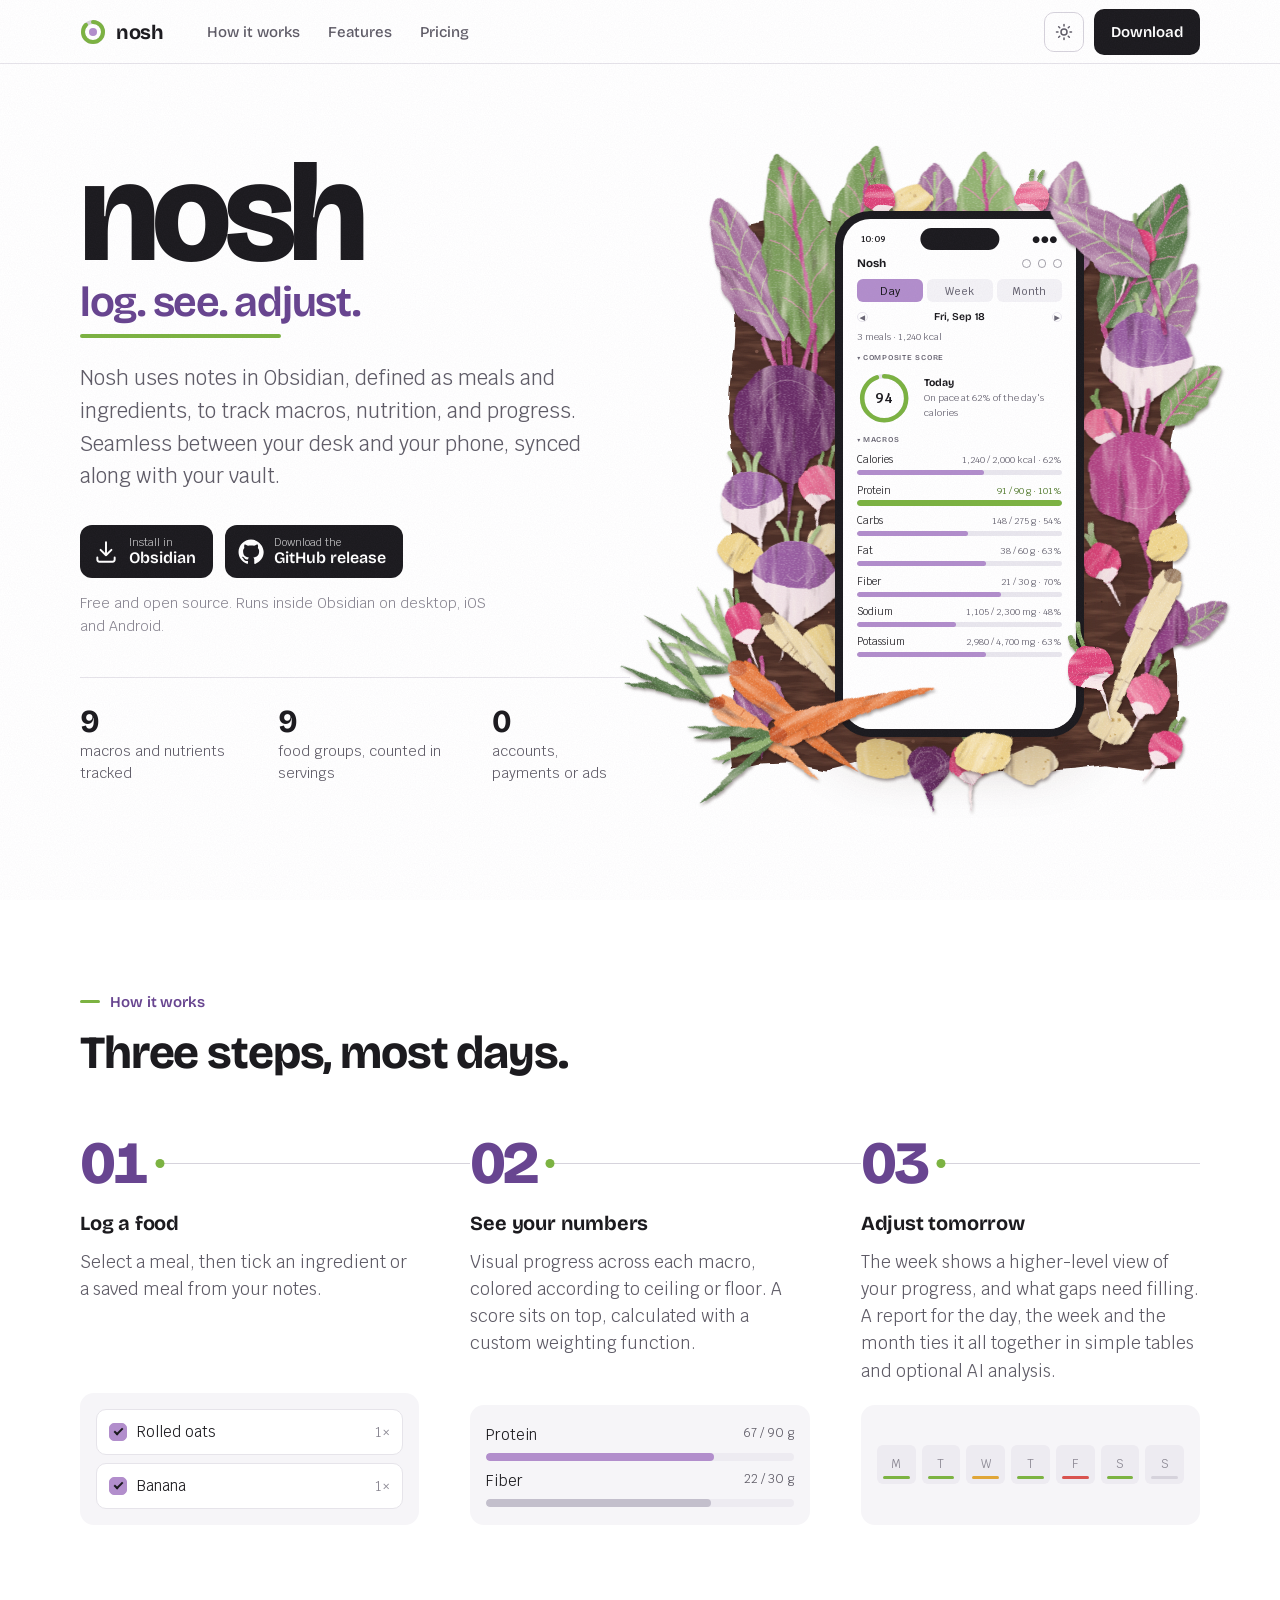
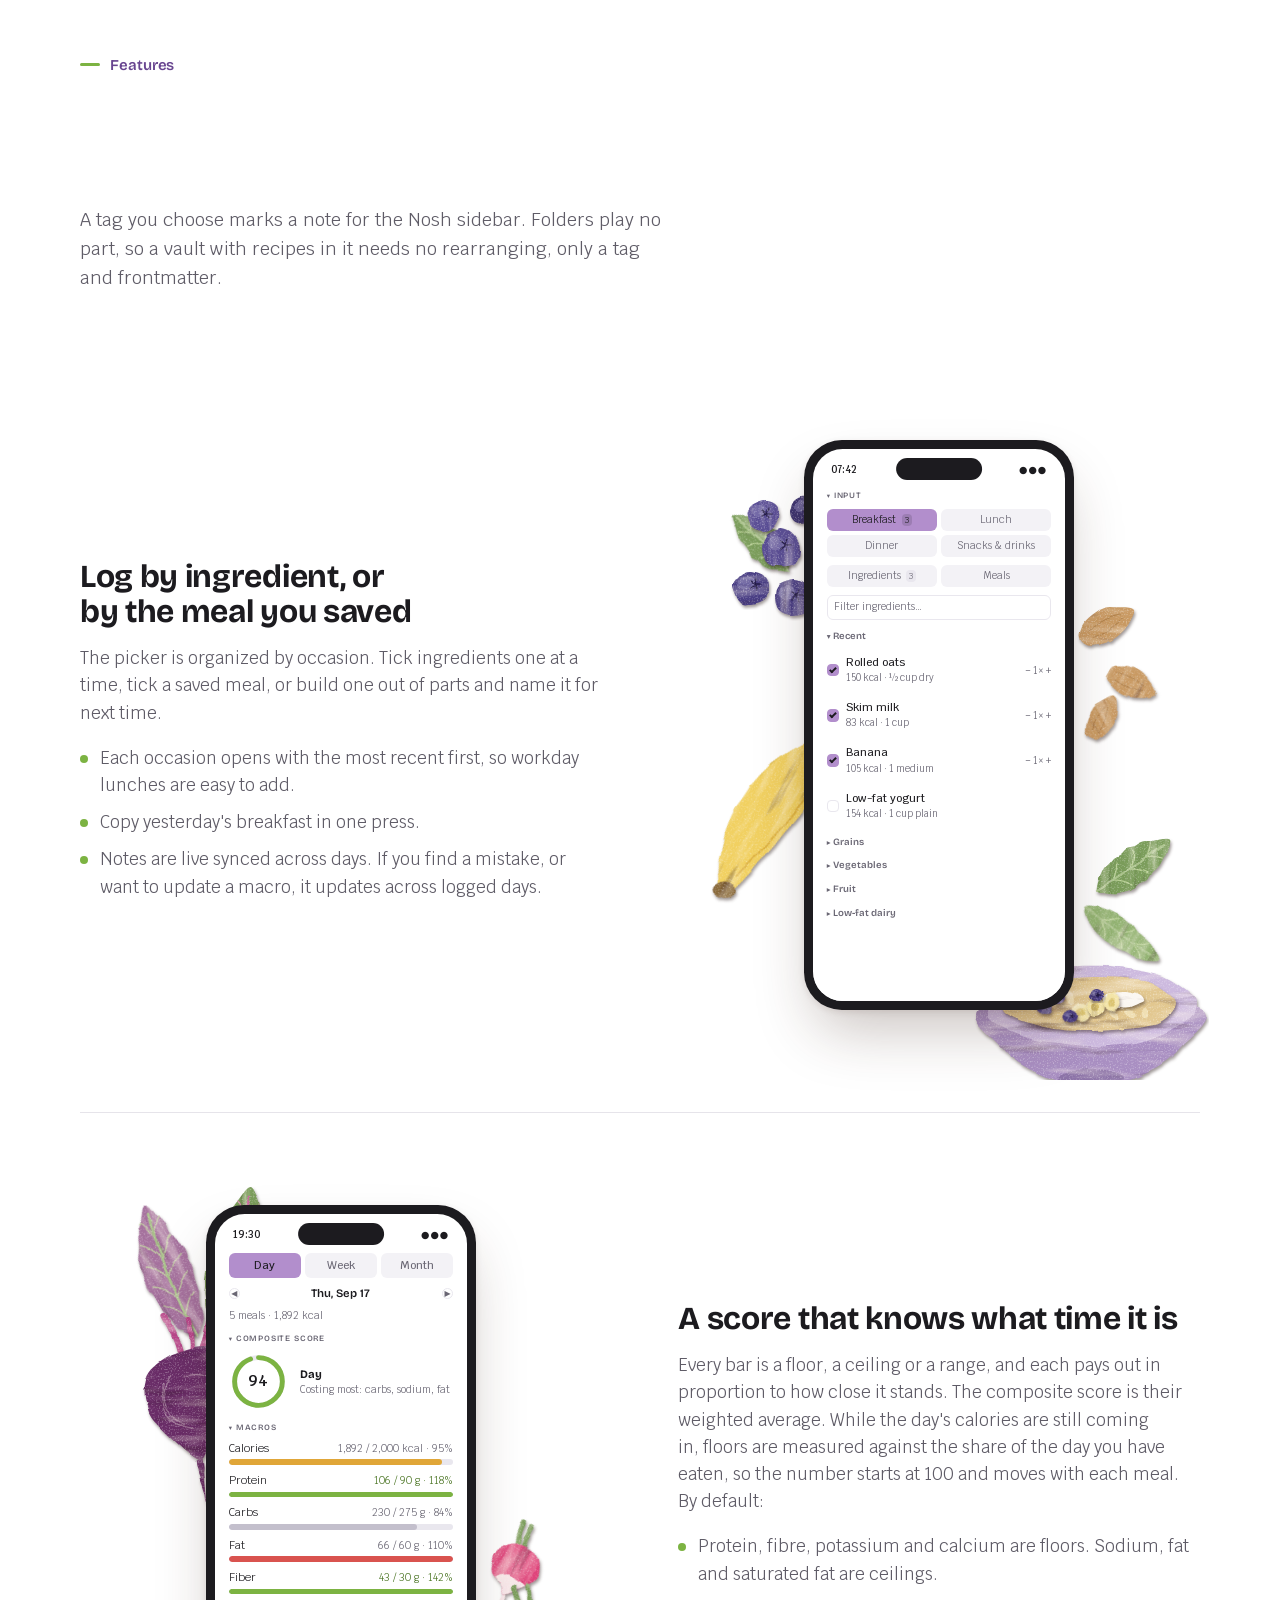
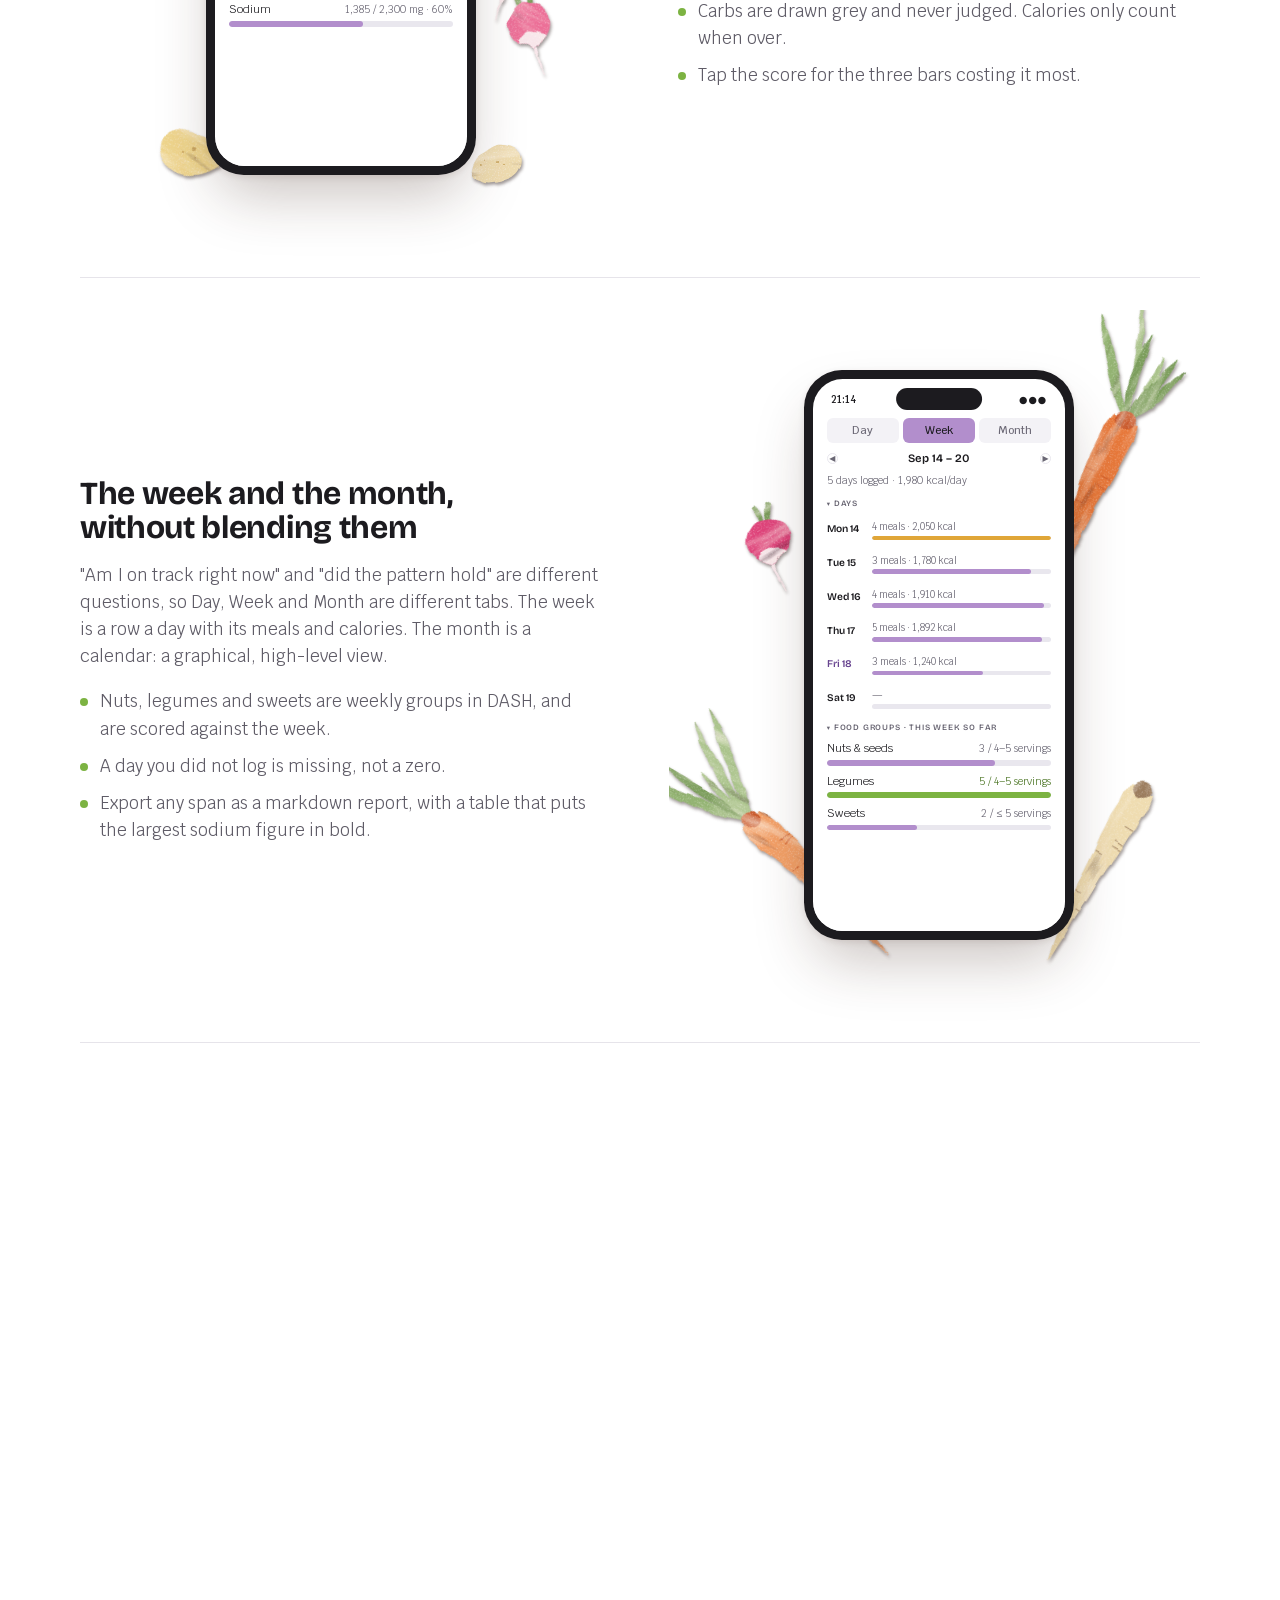
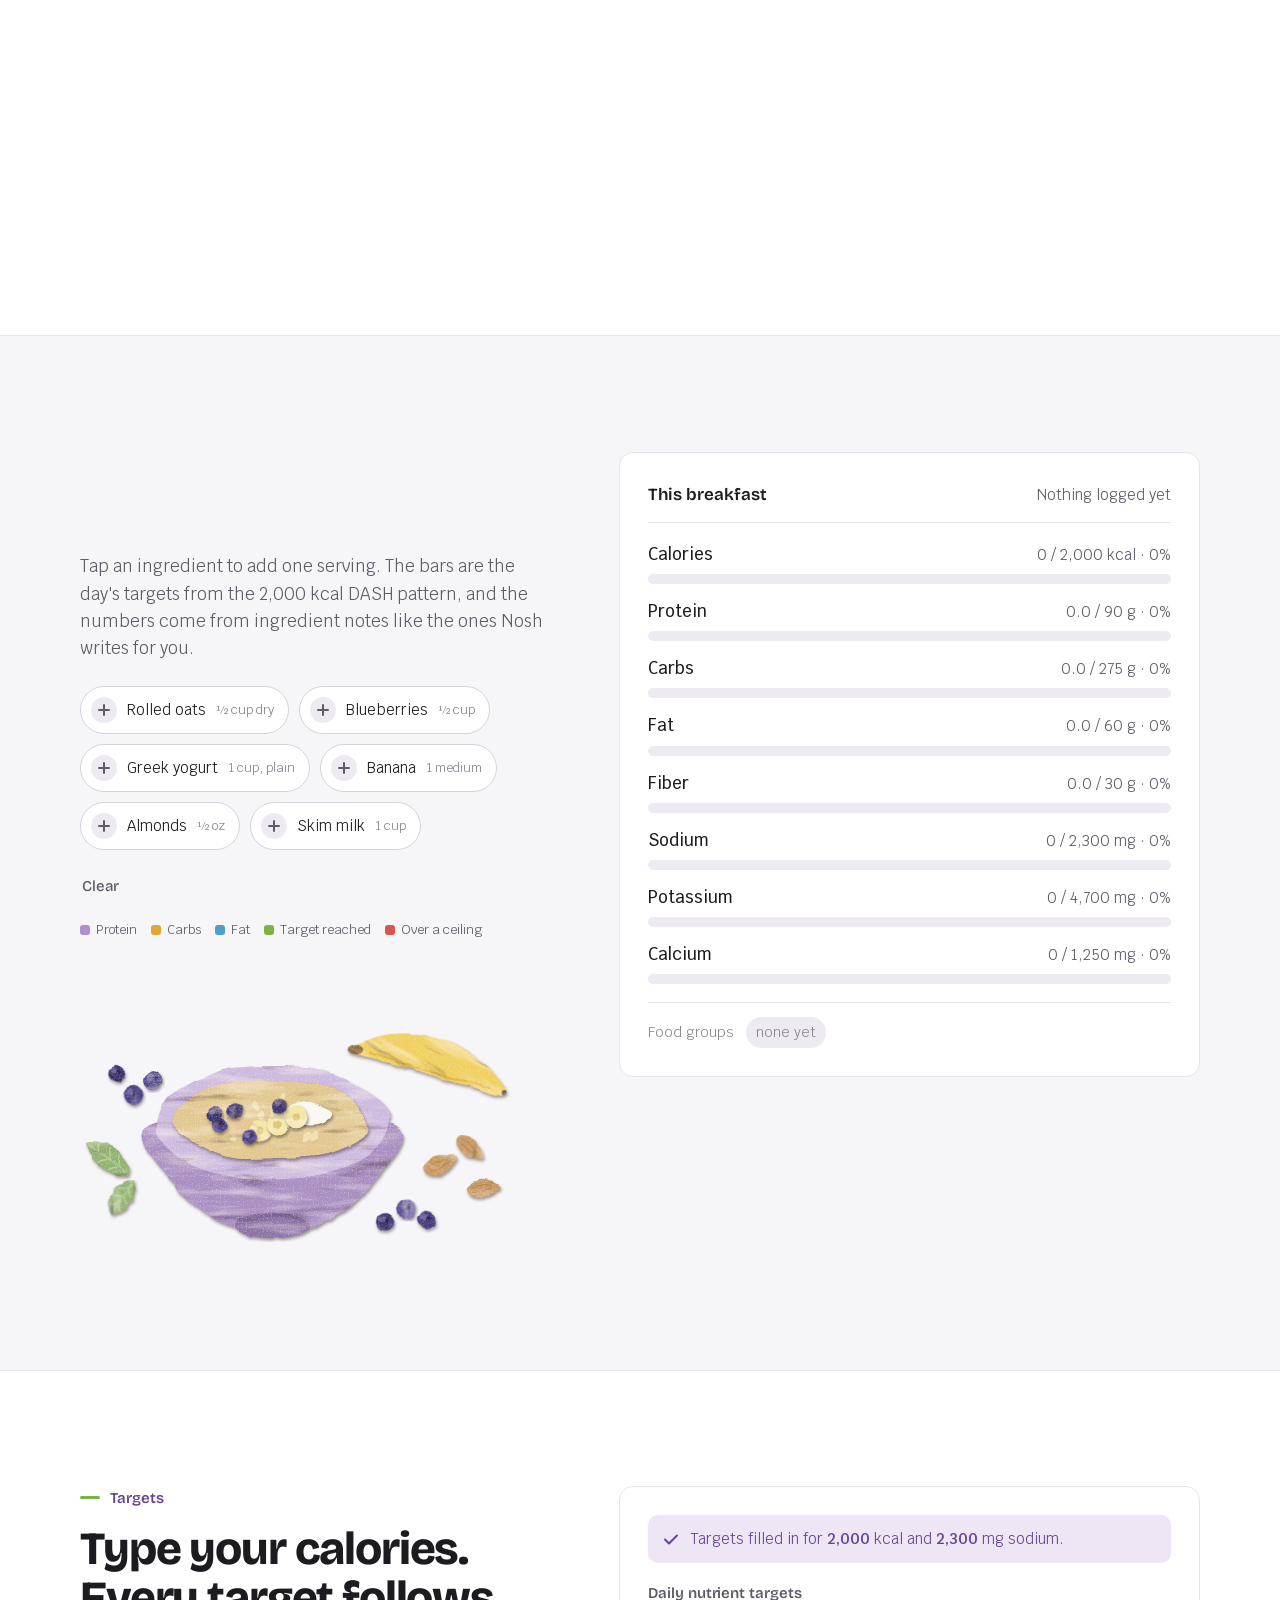
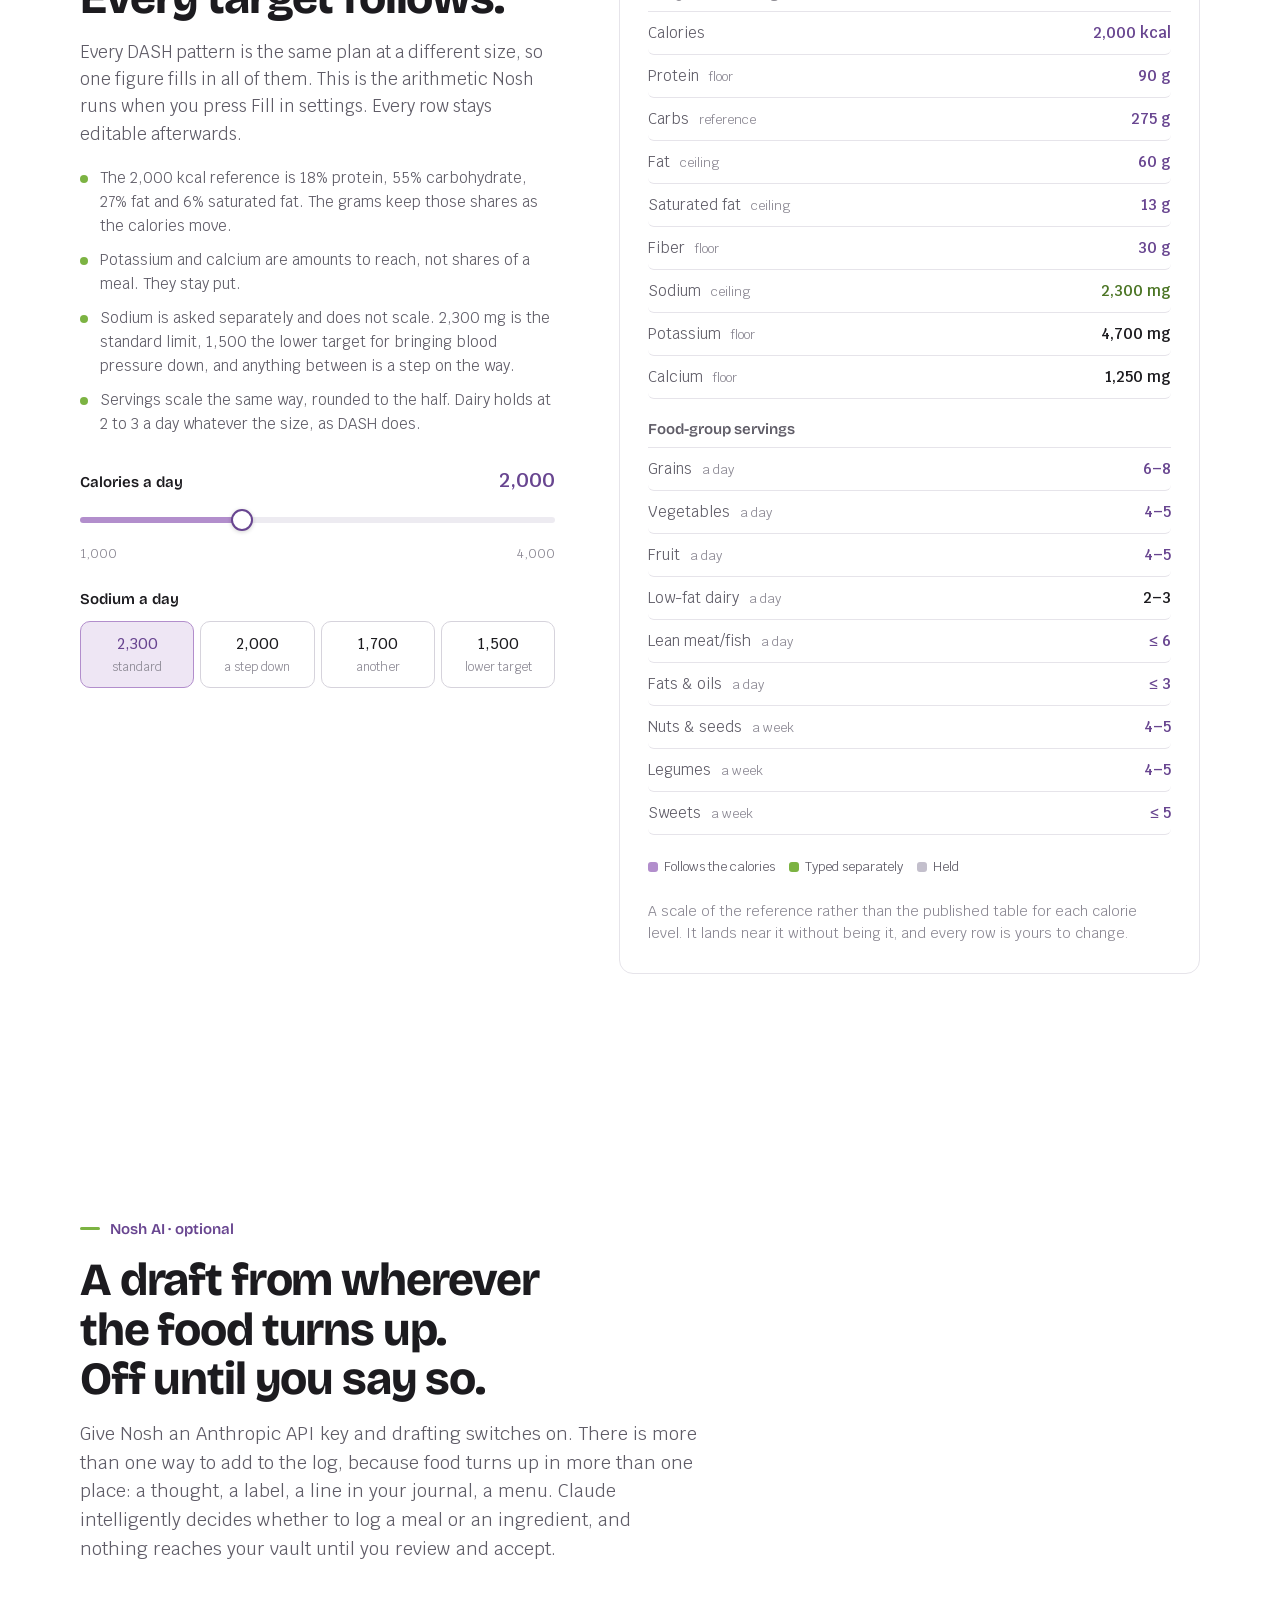
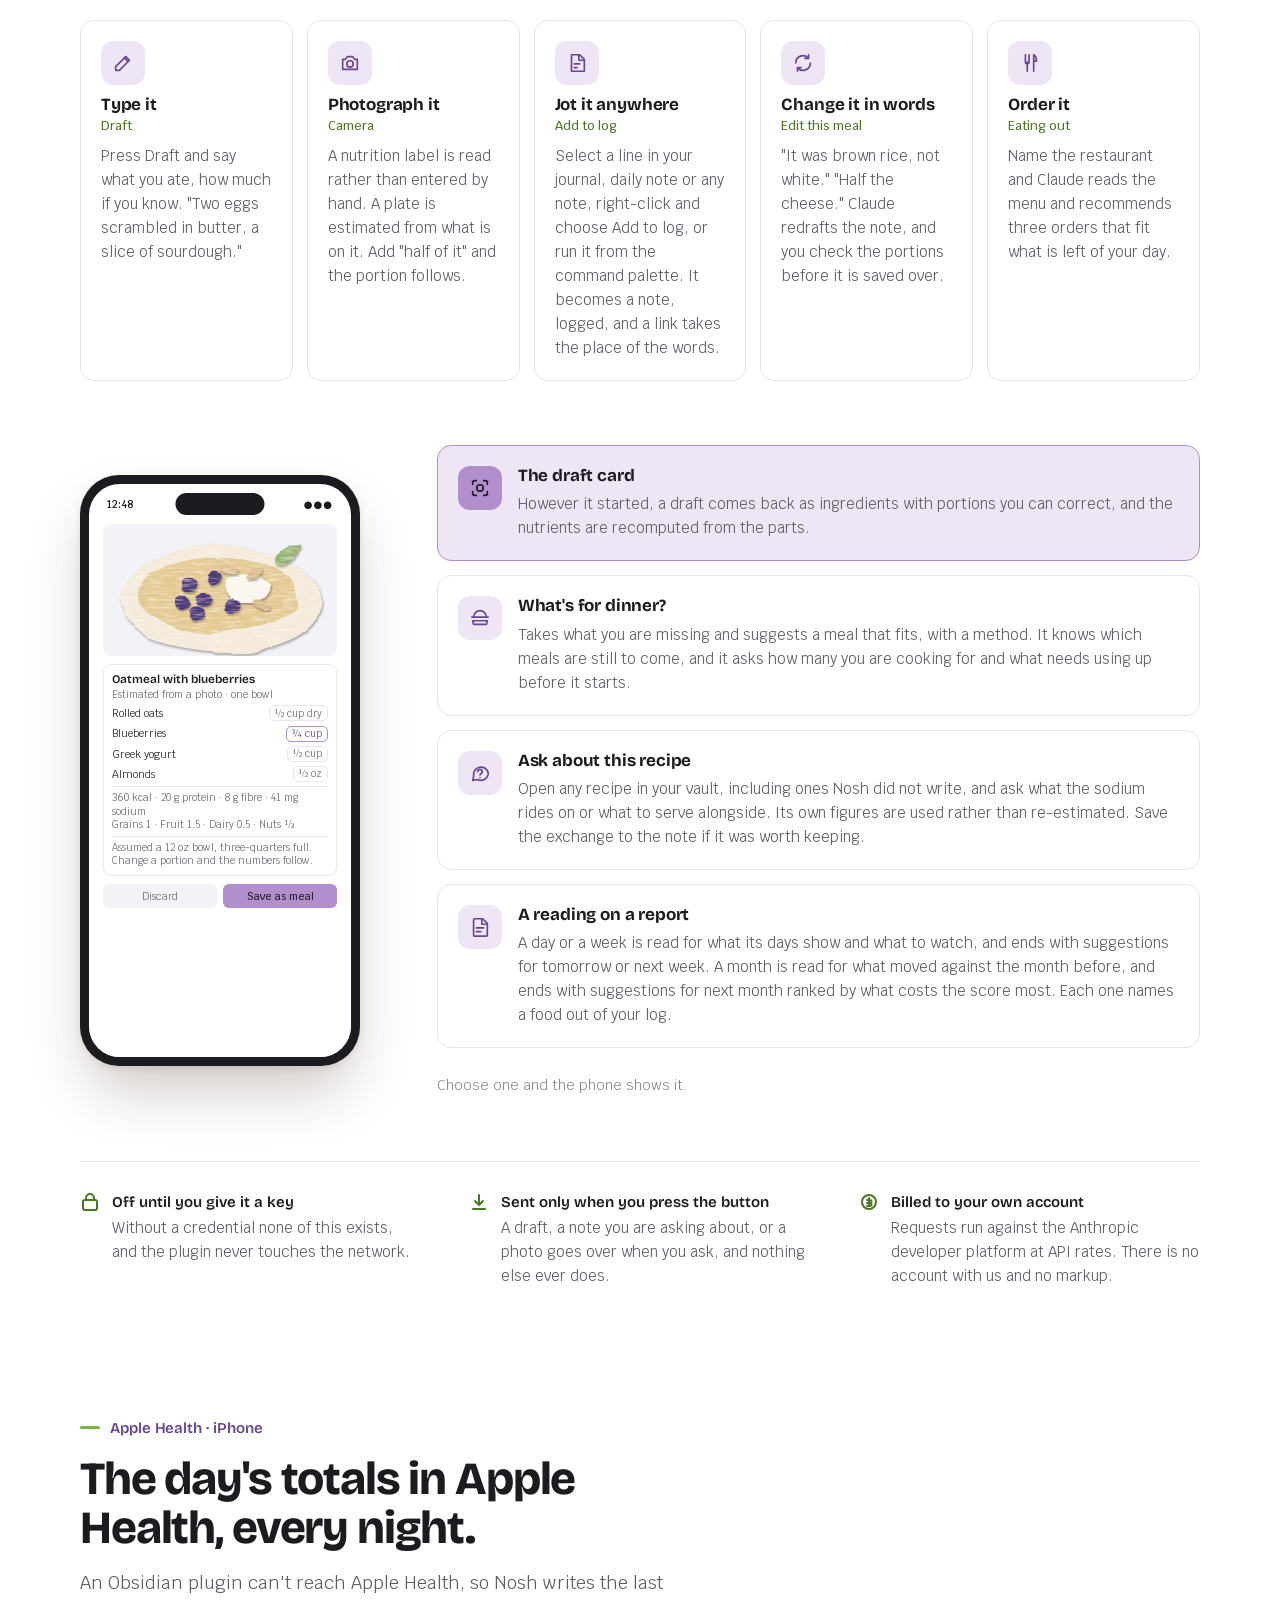
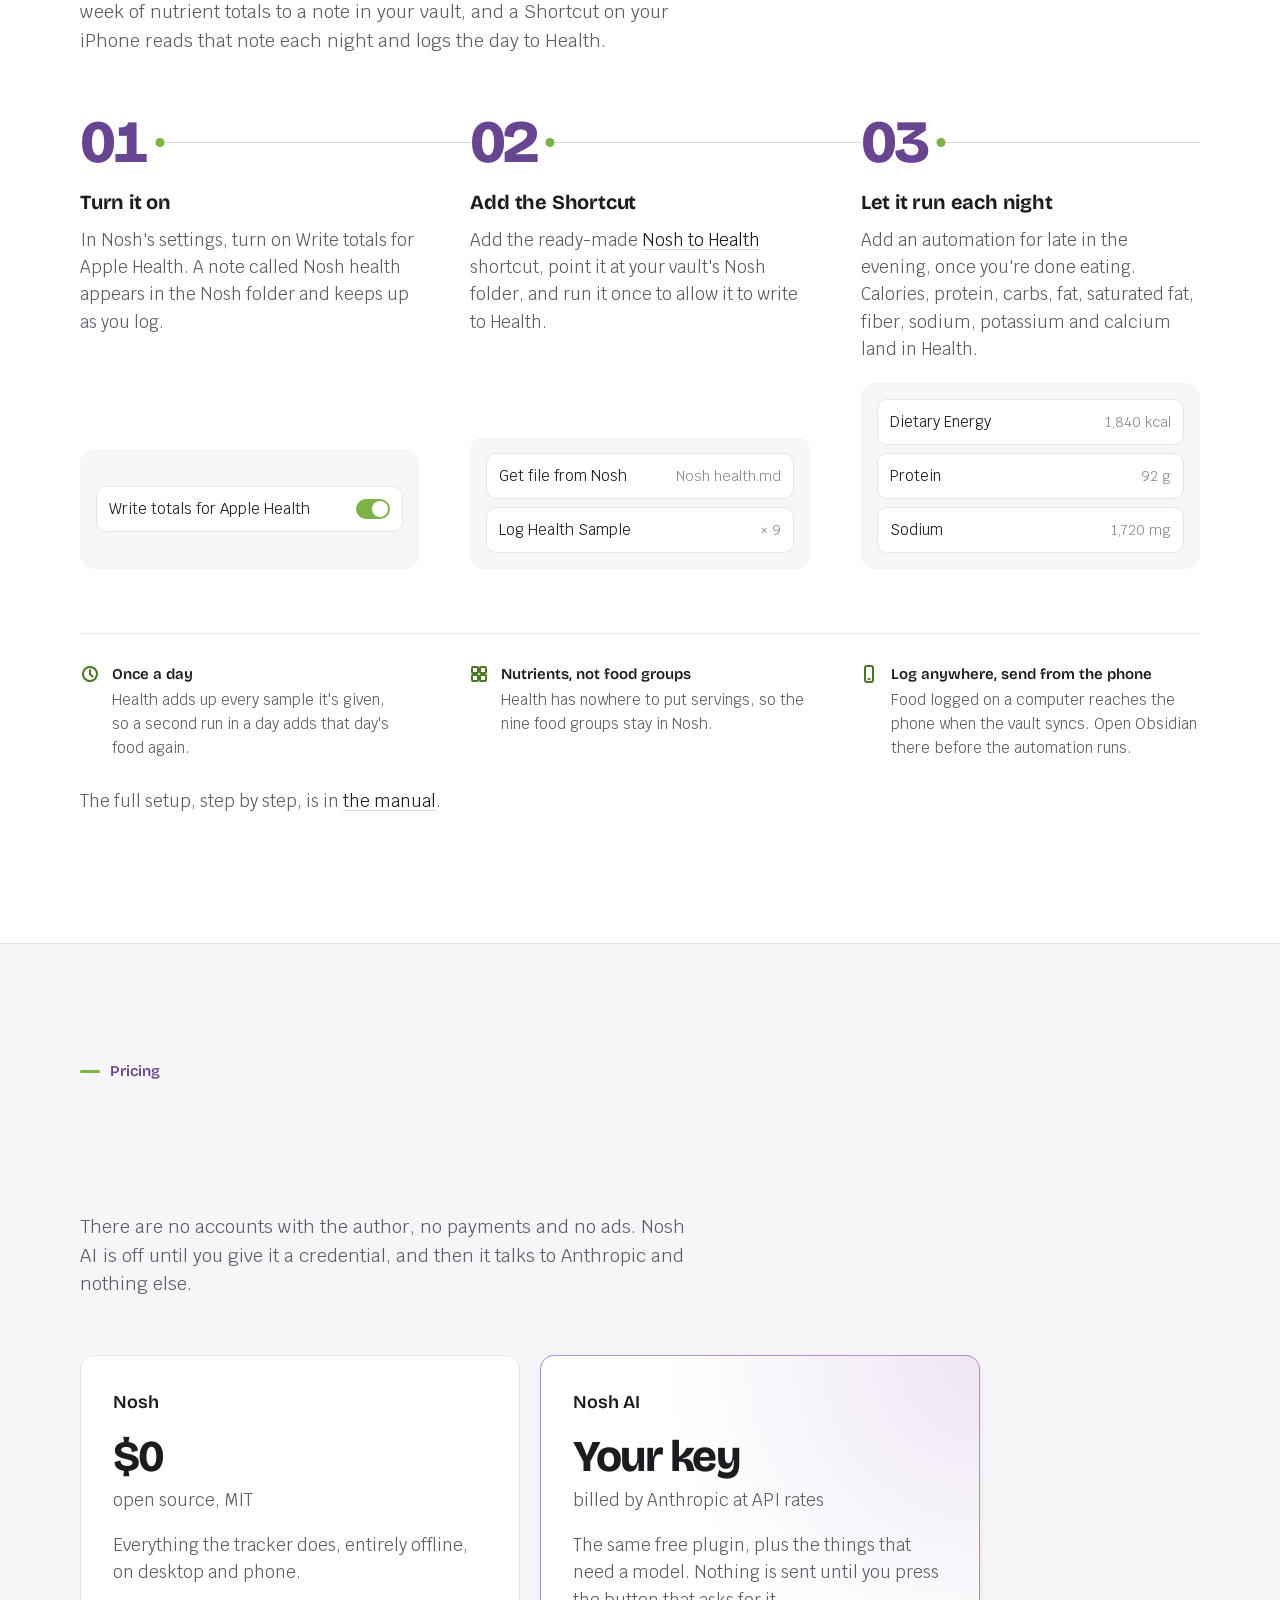
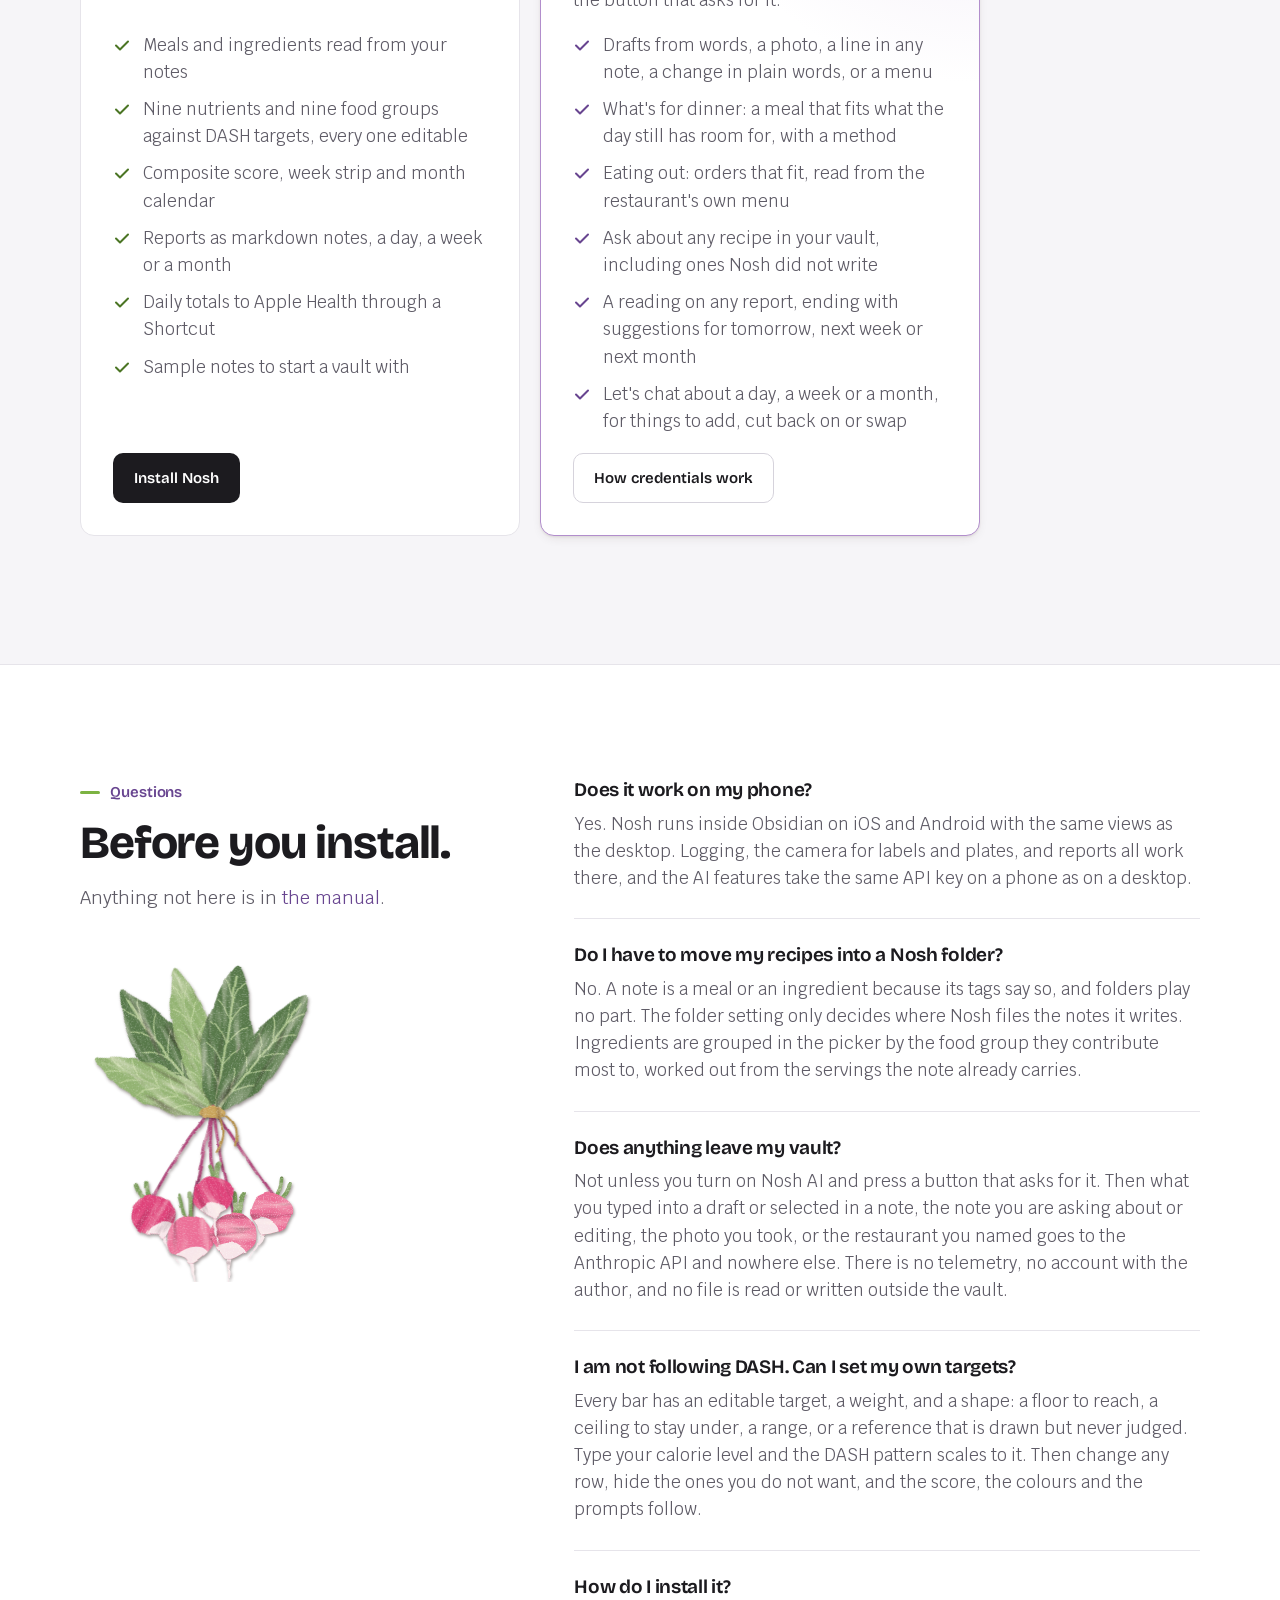
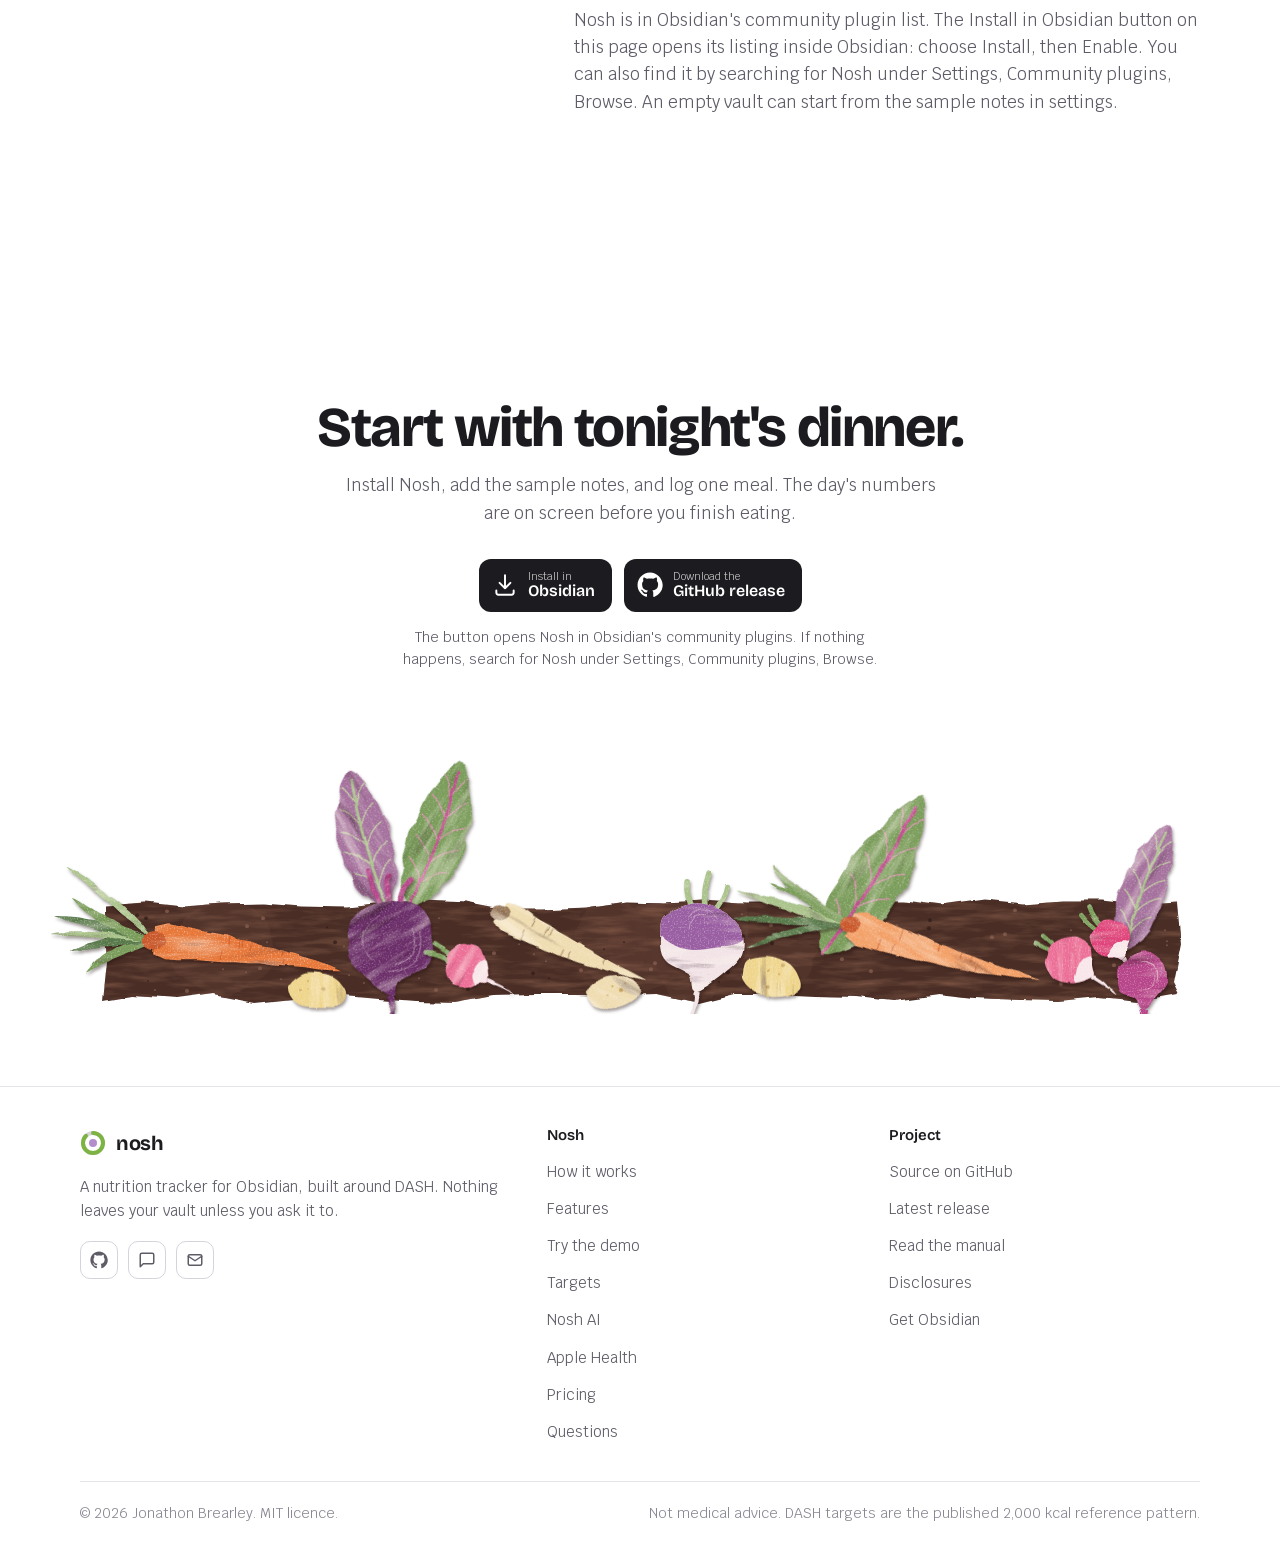
<file: site/index.html>
<!DOCTYPE html>
<html lang="en">
<head>
<meta charset="utf-8">
<meta name="viewport" content="width=device-width, initial-scale=1">
<title>Nosh for Obsidian</title>
<meta name="description" content="Nosh logs meals and ingredients from the notes you already keep in Obsidian and adds them up against DASH targets, on desktop and phone.">
<meta name="color-scheme" content="light dark">
<meta name="theme-color" content="#ffffff" media="(prefers-color-scheme: light)">
<meta name="theme-color" content="#17120f" media="(prefers-color-scheme: dark)">
<link rel="canonical" href="https://nosh.health/">
<link rel="icon" href="favicon.ico" sizes="32x32">
<link rel="icon" href="favicon.svg" type="image/svg+xml">
<link rel="apple-touch-icon" href="apple-touch-icon.png">
<meta property="og:type" content="website">
<meta property="og:url" content="https://nosh.health/">
<meta property="og:site_name" content="nosh">
<meta property="og:title" content="nosh — log. see. adjust.">
<meta property="og:description" content="A nutrition tracker for Obsidian, built around DASH. Log meals from your own notes. Nothing leaves your vault.">
<meta property="og:image" content="https://nosh.health/social-card.png">
<meta property="og:image:width" content="1280">
<meta property="og:image:height" content="640">
<meta property="og:image:alt" content="nosh — log. see. adjust.">
<meta name="twitter:card" content="summary_large_image">
<meta name="twitter:title" content="nosh — log. see. adjust.">
<meta name="twitter:description" content="A nutrition tracker for Obsidian, built around DASH. Log meals from your own notes. Nothing leaves your vault.">
<meta name="twitter:image" content="https://nosh.health/social-card.png">
<link rel="preconnect" href="https://fonts.googleapis.com">
<link rel="preconnect" href="https://fonts.gstatic.com" crossorigin>
<link href="https://fonts.googleapis.com/css2?family=Bricolage+Grotesque:opsz,wght@12..96,500..800&family=Krub:wght@400;500;600&display=swap" rel="stylesheet">
<script>
/* Theme before first paint. Stored choice wins; otherwise the system decides. */
(function(){try{var t=localStorage.getItem('nosh-theme');if(t==='light'||t==='dark')document.documentElement.setAttribute('data-theme',t);}catch(e){}})();
</script>
<style>
/* ---------- Tokens ---------- */
:root {
  --bg: #ffffff;
  --bg-2: #f6f5f8;
  --bg-3: #edebf1;
  --text: #1c1b1f;
  --text-2: #5f5c67;
  --text-3: #8a8792;
  --rule: #e6e4ea;
  --rule-2: #d6d3dc;

  --primary: #b28ecc;
  --primary-soft: #eee6f4;
  --primary-text: #684590;
  --accent: #7cb342;
  --accent-soft: #eef5e4;
  --accent-text: #4b7524;

  /* Colour means something: a macro, or how a bar stands to its target. */
  --protein: #b28ecc;
  --carbs: #e0a638;
  --fat: #4d9fc4;
  --neutral-bar: #c3bfcc;
  --goal: #7cb342;
  --over: #d9534f;
  --over-text: #b3302c;
  --warn: #e0a638;

  --phone-frame: #1c1b1f;
  --screen-bg: #ffffff;
  --screen-panel: #f3f2f6;
  --screen-text: #1c1b1f;
  --screen-text-2: #6a6774;
  --screen-track: #e9e7ee;

  --shadow: 0 30px 60px -12px rgba(58, 32, 22, 0.28), 0 2px 6px rgba(58, 32, 22, 0.1);
  --shadow-sm: 0 1px 2px rgba(58, 32, 22, 0.08), 0 4px 12px -4px rgba(58, 32, 22, 0.14);
  --grain-opacity: 0.045;
  --z-nav: 50;
  --z-grain: 60;
  --z-skip: 70;
  --radius: 14px;
  --ease-out: cubic-bezier(0.22, 0.7, 0.2, 1);
  --font-head: "Bricolage Grotesque", system-ui, -apple-system, "Segoe UI", sans-serif;
  --font-body: "Krub", system-ui, -apple-system, "Segoe UI", sans-serif;
  --nav-h: 64px;
}
@media (prefers-color-scheme: dark) {
  :root:not([data-theme="light"]) {
    --bg: #17120f;
    --bg-2: #201a16;
    --bg-3: #2b241f;
    --text: #f5efe8;
    --text-2: #b4a99f;
    --text-3: #877c73;
    --rule: #2f2823;
    --rule-2: #3f3630;
    --primary-soft: #2a2333;
    --primary-text: #cdb3e2;
    --accent-soft: #243021;
    --accent-text: #a7d17c;
    --neutral-bar: #55525e;
    --over-text: #f08a86;
    --phone-frame: #2a2930;
    --screen-bg: #1a191e;
    --screen-panel: #26252c;
    --screen-text: #f2f1f5;
    --screen-text-2: #a19ea9;
    --screen-track: #33323a;
    --shadow: 0 30px 60px -12px rgba(10, 5, 2, 0.6), 0 2px 6px rgba(10, 5, 2, 0.35);
    --shadow-sm: 0 1px 2px rgba(10, 5, 2, 0.4), 0 4px 12px -4px rgba(10, 5, 2, 0.4);
    --grain-opacity: 0.06;
  }
}
:root[data-theme="dark"] {
  --bg: #17120f;
  --bg-2: #201a16;
  --bg-3: #2b241f;
  --text: #f5efe8;
  --text-2: #b4a99f;
  --text-3: #877c73;
  --rule: #2f2823;
  --rule-2: #3f3630;
  --primary-soft: #2a2333;
  --primary-text: #cdb3e2;
  --accent-soft: #243021;
  --accent-text: #a7d17c;
  --neutral-bar: #55525e;
  --over-text: #f08a86;
  --phone-frame: #2a2930;
  --screen-bg: #1a191e;
  --screen-panel: #26252c;
  --screen-text: #f2f1f5;
  --screen-text-2: #a19ea9;
  --screen-track: #33323a;
  --shadow: 0 30px 60px -12px rgba(10, 5, 2, 0.6), 0 2px 6px rgba(10, 5, 2, 0.35);
  --shadow-sm: 0 1px 2px rgba(10, 5, 2, 0.4), 0 4px 12px -4px rgba(10, 5, 2, 0.4);
  --grain-opacity: 0.06;
}

/* ---------- Base ---------- */
*, *::before, *::after { box-sizing: border-box; }
html { scroll-behavior: smooth; scroll-padding-top: calc(var(--nav-h) + 12px); }
body {
  margin: 0;
  background: var(--bg);
  color: var(--text);
  font-family: var(--font-body);
  font-size: 1.0625rem;
  line-height: 1.6;
  -webkit-font-smoothing: antialiased;
  overflow-x: hidden;
}
/* Paper grain over the whole page, so the flat fills sit on the same stock as the collage. */
body::after {
  content: ""; position: fixed; inset: 0; z-index: var(--z-grain); pointer-events: none;
  opacity: var(--grain-opacity);
  background-image: url("data:image/svg+xml,%3Csvg xmlns='http://www.w3.org/2000/svg' width='160' height='160'%3E%3Cfilter id='g'%3E%3CfeTurbulence type='fractalNoise' baseFrequency='0.85' numOctaves='3' stitchTiles='stitch'/%3E%3CfeColorMatrix values='0 0 0 0 0.25 0 0 0 0 0.16 0 0 0 0 0.31 0 0 0 1.4 -0.35'/%3E%3C/filter%3E%3Crect width='100%25' height='100%25' filter='url(%23g)'/%3E%3C/svg%3E");
}
.skip {
  position: fixed; top: 10px; left: 10px; z-index: var(--z-skip);
  padding: 10px 16px; border-radius: 10px; background: var(--text); color: var(--bg);
  font-family: var(--font-head); font-weight: 600; transform: translateY(-160%);
  transition: transform .2s var(--ease-out);
}
.skip:focus { transform: none; text-decoration: none; }
h1, h2, h3, h4 {
  font-family: var(--font-head);
  font-weight: 700;
  letter-spacing: -0.025em;
  line-height: 1.08;
  margin: 0;
  text-wrap: balance;
}
h1 { font-size: clamp(2.375rem, 5.6vw, 4rem); }
h2 { font-size: clamp(1.875rem, 3.8vw, 2.875rem); font-weight: 750; }
h3 { font-size: 1.25rem; letter-spacing: -0.01em; }
p { margin: 0; }
a { color: var(--primary-text); text-decoration: none; }
a:hover { text-decoration: underline; text-underline-offset: 3px; }
:focus-visible { outline: 2px solid var(--primary-text); outline-offset: 3px; border-radius: 6px; }
button { font: inherit; color: inherit; }
.num { font-variant-numeric: tabular-nums; }
.wrap { width: min(1120px, 100% - 32px); margin-inline: auto; }
.section { padding-block: clamp(64px, 9vw, 120px) clamp(72px, 10vw, 136px); }
.section-follow { padding-top: 0; }
.section-head { max-width: 620px; margin-bottom: clamp(32px, 5vw, 56px); }
.section-head p { margin-top: 16px; color: var(--text-2); font-size: 1.125rem; max-width: 36em; text-wrap: pretty; }
.eyebrow {
  display: flex; align-items: center; gap: 10px;
  font-family: var(--font-head);
  font-weight: 600;
  font-size: 0.9375rem;
  letter-spacing: -0.005em;
  color: var(--primary-text);
  margin-bottom: 14px;
}
.eyebrow::before { content: ""; width: 20px; height: 3px; border-radius: 2px; background: var(--accent); flex: none; }
.muted { color: var(--text-2); }
.small { font-size: 0.9375rem; }
.sr-only { position: absolute; width: 1px; height: 1px; overflow: hidden; clip: rect(0 0 0 0); white-space: nowrap; }

/* ---------- Buttons ---------- */
.btn {
  display: inline-flex; align-items: center; gap: 10px;
  padding: 12px 20px; border-radius: 10px;
  font-family: var(--font-head); font-weight: 600; font-size: 0.9375rem;
  border: 1px solid transparent; cursor: pointer; text-decoration: none;
  transition: background-color .2s, border-color .2s, color .2s, transform .2s var(--ease-out);
}
.btn:hover { text-decoration: none; }
.btn-primary { background: var(--text); color: var(--bg); }
.btn-primary:hover { transform: translateY(-1px); background: color-mix(in srgb, var(--text) 86%, var(--primary)); }
.btn-secondary { background: transparent; color: var(--text); border-color: var(--rule-2); }
.btn-secondary:hover { border-color: var(--text-3); background: var(--bg-2); }
.btn:active { transform: translateY(0) scale(0.98); transition-duration: .08s; }
.btn-store {
  padding: 10px 16px 10px 12px; border-radius: 12px;
  background: var(--text); color: var(--bg); text-align: left; line-height: 1.15;
}
.btn-store svg { width: 26px; height: 26px; flex: none; }
.btn-store small { display: block; font-family: var(--font-body); font-weight: 400; font-size: 0.6875rem; opacity: .75; }
.btn-store span { display: block; font-size: 1rem; }
.btn-store:hover { transform: translateY(-1px); background: color-mix(in srgb, var(--text) 86%, var(--primary)); box-shadow: var(--shadow-sm); }

/* ---------- Nav ---------- */
.nav {
  position: sticky; top: 0; z-index: var(--z-nav); height: var(--nav-h);
  background: color-mix(in srgb, var(--bg) 84%, transparent);
  backdrop-filter: saturate(160%) blur(12px); -webkit-backdrop-filter: saturate(160%) blur(12px);
  border-bottom: 1px solid var(--rule);
}
.nav .wrap { height: 100%; display: flex; align-items: center; gap: 16px; }
.logo { display: inline-flex; align-items: center; gap: 10px; color: var(--text); font-family: var(--font-head); font-weight: 700; font-size: 1.25rem; letter-spacing: -0.02em; }
.logo:hover { text-decoration: none; }
.logo svg { width: 26px; height: 26px; }
.nav-links { display: flex; gap: 28px; margin-left: 28px; }
.nav-links a { position: relative; color: var(--text-2); font-family: var(--font-head); font-weight: 500; font-size: 0.9375rem; transition: color .2s; }
.nav-links a::after { content: ""; position: absolute; left: 0; right: 0; bottom: -6px; height: 2px; border-radius: 2px; background: var(--accent); transform: scaleX(0); transform-origin: left; transition: transform .3s var(--ease-out); }
.nav-links a:hover { color: var(--text); text-decoration: none; }
.nav-links a[aria-current="true"] { color: var(--text); }
.nav-links a[aria-current="true"]::after { transform: scaleX(1); }
.nav-right { margin-left: auto; display: flex; align-items: center; gap: 10px; }
.theme-toggle {
  width: 40px; height: 40px; border-radius: 10px; border: 1px solid var(--rule-2); background: transparent;
  display: inline-grid; place-items: center; cursor: pointer; color: var(--text-2);
  transition: color .2s, border-color .2s, background-color .2s, transform .2s var(--ease-out);
}
.theme-toggle:hover { color: var(--text); border-color: var(--text-3); background: var(--bg-2); }
.theme-toggle:active { transform: scale(0.94); }
.theme-toggle svg { width: 18px; height: 18px; }
.theme-toggle .moon { display: none; }
:root[data-theme="dark"] .theme-toggle .sun { display: none; }
:root[data-theme="dark"] .theme-toggle .moon { display: block; }
@media (prefers-color-scheme: dark) {
  :root:not([data-theme="light"]) .theme-toggle .sun { display: none; }
  :root:not([data-theme="light"]) .theme-toggle .moon { display: block; }
}
.nav .btn-primary { padding: 10px 16px; }
@media (max-width: 760px) {
  .nav-links { display: none; }
}

/* ---------- Hero ---------- */
.hero { padding-block: clamp(40px, 7vw, 96px) clamp(48px, 7vw, 96px); overflow: hidden; }
.hero .wrap { display: grid; grid-template-columns: 1.05fr 0.95fr; gap: clamp(32px, 6vw, 72px); align-items: center; }
.hero-copy h1 { display: grid; gap: 6px; }
.hero-name { font-size: clamp(4.75rem, 12vw, 8.75rem); font-weight: 800; line-height: 0.86; letter-spacing: -0.05em; }
.hero-verbs { justify-self: start; font-size: clamp(1.625rem, 3.4vw, 2.625rem); font-weight: 650; line-height: 1.05; letter-spacing: -0.03em; color: var(--primary-text); padding-bottom: 14px; position: relative; }
/* The lime rule under the tagline, as on the social card. Drawn in once the heading is in. */
.hero-verbs::after { content: ""; position: absolute; left: 0; bottom: 0; width: 72%; height: 4px; border-radius: 2px; background: var(--accent); transform: scaleX(0); transform-origin: left; transition: transform .8s var(--ease-out) .5s; }
.hero-copy h1.in .hero-verbs::after { transform: scaleX(1); }
.hero-copy > p { margin-top: 24px; text-wrap: pretty; font-size: clamp(1.125rem, 1.6vw, 1.3125rem); color: var(--text-2); max-width: 30em; }
.hero-cta { display: flex; flex-wrap: wrap; gap: 12px; margin-top: 32px; }
.hero-note, .hero-copy > .hero-note { margin-top: 14px; font-size: 0.875rem; color: var(--text-3); }
.stats { display: flex; gap: clamp(24px, 4vw, 48px); margin-top: 40px; padding-top: 28px; border-top: 1px solid var(--rule); }
.stat { display: grid; gap: 2px; }
.stat b { font-family: var(--font-head); font-weight: 700; font-size: 2rem; line-height: 1; letter-spacing: -0.03em; }
.stat span { font-size: 0.875rem; color: var(--text-2); }

.hero-media { position: relative; display: grid; place-items: center; }
/* The collage and the phone share one box, so the phone can sit inside the pile at any size.
   Positions are fractions of the 560 x 700 pile; the phone is 280 wide at (150, 60). The art files
   carry a margin (viewBox -120 -40 800 780) for leaves and fronds that break out of the pile. */
.hero-art { position: relative; width: min(100%, 560px); aspect-ratio: 560 / 700; container-type: inline-size; }
.collage { position: absolute; left: -21.4286%; top: -5.7143%; width: 142.8571%; height: 111.4286%; max-width: none; pointer-events: none; }
.collage-front { z-index: 3; }
.hero-art .phone { position: absolute; z-index: 2; left: 26.786%; top: 8.571%; --phone-w: 50cqw; padding: 1.6cqw; }

@media (max-width: 900px) {
  .hero .wrap { grid-template-columns: 1fr; }
  .hero-media { margin-top: 8px; }
  .hero-art { width: min(100% + 32px, 520px); }
  .stats { gap: 20px; }
  .stat b { font-size: 1.5rem; }
}
@media (max-width: 420px) {
  .hero-cta .btn-store { flex: 1 1 100%; justify-content: flex-start; }
}

/* ---------- Phone mockup ---------- */
.phone {
  --phone-w: 300px;
  width: var(--phone-w);
  aspect-ratio: 9 / 19;
  border-radius: calc(var(--phone-w) * 0.14);
  background: var(--phone-frame);
  padding: 9px;
  box-shadow: var(--shadow);
  flex: none;
}
.screen {
  width: 100%; height: 100%;
  border-radius: calc(var(--phone-w) * 0.11);
  background: var(--screen-bg);
  color: var(--screen-text);
  overflow: hidden;
  padding: 14px 14px 0;
  font-size: calc(var(--phone-w) * 0.042);
  line-height: 1.35;
  display: flex; flex-direction: column; gap: 0.7em;
  position: relative;
}
.screen::before {
  content: ""; position: absolute; top: 9px; left: 50%; transform: translateX(-50%);
  width: 34%; height: 5%; max-height: 22px; border-radius: 999px; background: var(--phone-frame);
}
.s-status { display: flex; justify-content: space-between; font-size: 0.85em; font-weight: 600; padding: 0 4px; margin-bottom: 0.4em; }
.s-status span:last-child { letter-spacing: 0.1em; }
.s-head { display: flex; align-items: center; justify-content: space-between; }
.s-head b { font-family: var(--font-head); font-size: 1.1em; }
.s-head i { display: inline-flex; gap: 7px; }
.s-head i span { width: 0.85em; height: 0.85em; border: 1.5px solid var(--screen-text-2); border-radius: 50%; opacity: .6; }
.s-seg { display: grid; grid-template-columns: repeat(3, 1fr); gap: 4px; }
.s-seg span { text-align: center; padding: 0.45em 0; border-radius: 6px; background: var(--screen-panel); color: var(--screen-text-2); font-weight: 500; }
.s-seg .on { background: var(--primary); color: #1c1b1f; }
.s-date { display: flex; justify-content: space-between; align-items: center; font-weight: 600; font-family: var(--font-head); }
.s-date i { width: 1.4em; height: 1.4em; border-radius: 50%; border: 1px solid var(--screen-track); display: inline-grid; place-items: center; font-style: normal; font-size: 0.7em; color: var(--screen-text-2); }
.s-meta { color: var(--screen-text-2); font-size: 0.9em; }
.s-group { font-family: var(--font-head); font-weight: 600; font-size: 0.72em; letter-spacing: 0.1em; text-transform: uppercase; color: var(--screen-text-2); margin-top: 0.3em; }
.s-group::before { content: "▾ "; font-size: 0.8em; }
.s-row { display: grid; gap: 0.3em; }
.s-row-top { display: flex; justify-content: space-between; align-items: baseline; }
.s-row-top small { color: var(--screen-text-2); font-size: 0.9em; }
.s-row-top small.good { color: var(--accent-text); }
.s-row-top small.bad { color: var(--over-text); }
.s-bar { height: 0.5em; border-radius: 999px; background: var(--screen-track); overflow: hidden; }
.s-bar i { display: block; height: 100%; width: 0; border-radius: inherit; background: var(--primary); transition: width 1.2s var(--ease-out); }
.s-bar i.good { background: var(--goal); }
.s-bar i.bad { background: var(--over); }
.s-bar i.warn { background: var(--warn); }
.s-score { display: grid; grid-template-columns: auto 1fr; gap: 12px; align-items: center; }
.ring { width: 5.2em; height: 5.2em; }
.ring circle { fill: none; stroke-width: 7; }
.ring .track { stroke: var(--screen-track); }
.ring .value { stroke: var(--goal); stroke-linecap: round; transform: rotate(-90deg); transform-origin: 50% 50%; stroke-dasharray: 213.6; stroke-dashoffset: 213.6; transition: stroke-dashoffset 1.2s var(--ease-out); }
.ring-text { font-family: var(--font-body); font-weight: 600; font-size: 22px; fill: var(--screen-text); }
.s-score-copy b { display: block; font-family: var(--font-head); }
.s-score-copy span { color: var(--screen-text-2); font-size: 0.9em; }
.s-fade { position: absolute; left: 0; right: 0; bottom: 0; height: 14%; background: linear-gradient(to bottom, transparent, var(--screen-bg)); pointer-events: none; }

/* Phone: input panel */
.s-tabs { display: grid; grid-template-columns: 1fr 1fr; gap: 4px; }
.s-tabs span { padding: 0.4em; border-radius: 6px; background: var(--screen-panel); color: var(--screen-text-2); text-align: center; font-size: 0.9em; }
.s-tabs span em { font-style: normal; background: var(--screen-track); border-radius: 4px; padding: 0 0.35em; margin-left: 0.3em; font-size: 0.85em; }
.s-tabs .on { background: var(--primary); color: #1c1b1f; }
.s-tabs .on em { background: rgba(0,0,0,.12); }
.s-copy { border: 1px dashed var(--primary); color: var(--primary-text); border-radius: 6px; padding: 0.45em; text-align: center; font-size: 0.9em; }
.s-input { border: 1px solid var(--screen-track); border-radius: 6px; padding: 0.45em 0.6em; color: var(--screen-text-2); font-size: 0.9em; }
.s-item { display: flex; align-items: center; gap: 0.6em; padding: 0.3em 0; }
.s-item .chk { width: 1.1em; height: 1.1em; border-radius: 4px; border: 1.5px solid var(--screen-track); flex: none; display: grid; place-items: center; }
.s-item .chk.on { background: var(--primary); border-color: var(--primary); }
.s-item .chk.on::after { content: ""; width: 0.35em; height: 0.6em; border: solid #1c1b1f; border-width: 0 2px 2px 0; transform: translateY(-1px) rotate(45deg); }
.s-item div { flex: 1; min-width: 0; }
.s-item div b { display: block; font-weight: 500; }
.s-item div small { color: var(--screen-text-2); font-size: 0.85em; }
.s-item .qty { color: var(--screen-text-2); font-size: 0.85em; white-space: nowrap; }
.s-sub { font-family: var(--font-head); font-weight: 600; font-size: 0.85em; color: var(--screen-text-2); margin-top: 0.3em; }
.s-sub::before { content: "▸ "; font-size: 0.8em; }
.s-sub.open::before { content: "▾ "; }

/* Phone: week strip */
.s-day { display: grid; grid-template-columns: 3.4em 1fr; gap: 0.6em; align-items: center; padding: 0.25em 0; }
.s-day b { font-family: var(--font-head); font-weight: 600; font-size: 0.9em; }
.s-day.today b { color: var(--primary-text); }
.s-day small { display: block; color: var(--screen-text-2); font-size: 0.85em; margin-bottom: 0.25em; }
.s-day .s-bar { height: 0.42em; }
.s-month { display: grid; grid-template-columns: repeat(7, 1fr); gap: 4px; }
.s-cell { aspect-ratio: 1; border-radius: 5px; background: var(--screen-panel); padding: 3px; display: grid; grid-template-rows: auto 1fr; gap: 2px; }
.s-cell small { font-size: 0.7em; color: var(--screen-text-2); line-height: 1; }
.s-cell i { display: grid; gap: 1px; align-content: end; }
.s-cell i b { display: block; height: 2px; border-radius: 1px; background: var(--screen-track); }
.s-cell i b.g { background: var(--goal); }
.s-cell i b.a { background: var(--warn); }
.s-cell i b.r { background: var(--over); }
.s-cell.empty i b { opacity: .35; }

/* Phone: note view */
.s-note-title { font-family: var(--font-head); font-weight: 700; font-size: 1.15em; letter-spacing: -0.01em; }
.s-props { display: grid; gap: 0.2em; font-size: 0.85em; }
.s-prop { display: grid; grid-template-columns: 1.1em 1fr auto; gap: 0.5em; align-items: center; }
.s-prop i { width: 0.9em; height: 0.9em; border: 1.5px solid var(--screen-text-2); border-radius: 3px; opacity: .5; }
.s-prop span { color: var(--screen-text-2); font-family: ui-monospace, "Cascadia Mono", Menlo, Consolas, monospace; font-size: 0.95em; }
.s-prop b { font-weight: 500; }
.s-tag { display: inline-block; padding: 0.05em 0.5em; border-radius: 999px; background: var(--primary-soft); color: var(--primary-text); font-size: 0.85em; }
.s-code { font-family: ui-monospace, "Cascadia Mono", Menlo, Consolas, monospace; font-size: 0.78em; background: var(--screen-panel); border-radius: 6px; padding: 0.6em 0.7em; white-space: pre; color: var(--screen-text-2); line-height: 1.45; }
.s-code b { color: var(--screen-text); font-weight: 500; }

/* ---------- How it works ---------- */
.steps { display: grid; grid-template-columns: repeat(3, 1fr); gap: clamp(28px, 4vw, 56px); position: relative; }
/* One rule runs under all three numbers, so the steps read as a sequence. */
.steps::before { content: ""; position: absolute; left: 0; right: 0; top: 30px; height: 1px; background: var(--rule-2); }
.step { display: grid; grid-template-rows: auto auto 1fr auto; gap: 14px; align-content: start; position: relative; }
.step-n { justify-self: start; font-family: var(--font-head); font-weight: 800; font-size: 3.75rem; line-height: 1; letter-spacing: -0.05em; color: var(--primary-text); background: var(--bg); padding-right: 14px; position: relative; }
.step-n::after { content: ""; position: absolute; right: 0; top: 26px; width: 9px; height: 9px; border-radius: 50%; background: var(--accent); transform: translateX(50%); }
.step h3 { margin-top: 6px; }
.step p { color: var(--text-2); text-wrap: pretty; }
.step-art { margin-top: 6px; min-height: 120px; display: grid; align-content: center; gap: 8px; background: var(--bg-2); border-radius: var(--radius); padding: 16px; }
.art-row { display: flex; align-items: center; gap: 10px; background: var(--bg); border: 1px solid var(--rule); border-radius: 10px; padding: 10px 12px; font-size: 0.9375rem; }
.art-row .chk { width: 18px; height: 18px; border-radius: 5px; border: 1.5px solid var(--rule-2); display: grid; place-items: center; flex: none; }
.art-row .chk.on { background: var(--primary); border-color: var(--primary); }
.art-row .chk.on::after { content: ""; width: 5px; height: 9px; border: solid #1c1b1f; border-width: 0 2px 2px 0; transform: translateY(-1px) rotate(45deg); }
.art-row .qty { margin-left: auto; color: var(--text-3); font-size: 0.875rem; }
.art-tog { margin-left: auto; width: 34px; height: 20px; border-radius: 999px; background: var(--accent); position: relative; flex: none; }
.art-tog::after { content: ""; position: absolute; top: 2px; right: 2px; width: 16px; height: 16px; border-radius: 50%; background: #fff; }
.step p a, .health-more a { color: var(--text); text-decoration: underline; text-decoration-color: var(--rule-2); text-underline-offset: 3px; }
.health-more { margin-top: 28px; color: var(--text-2); }
.art-bar { display: grid; gap: 6px; font-size: 0.9375rem; }
.art-bar .top { display: flex; justify-content: space-between; }
.art-bar .top small { color: var(--text-2); }
.art-bar .track { height: 8px; border-radius: 999px; background: var(--bg-3); overflow: hidden; }
.art-bar .track i { display: block; height: 100%; width: var(--w, 0%); border-radius: inherit; background: var(--protein); }
.art-bar .track i.neutral, .s-bar i.neutral { background: var(--neutral-bar); }
.art-week { display: grid; grid-template-columns: repeat(7, 1fr); gap: 6px; }
.art-week span { aspect-ratio: 1; border-radius: 6px; background: var(--bg-3); display: grid; place-items: center; font-size: 0.75rem; color: var(--text-3); position: relative; }
.art-week span::after { content: ""; position: absolute; left: 6px; right: 6px; bottom: 5px; height: 3px; border-radius: 2px; background: var(--rule-2); }
.art-week span.g::after { background: var(--goal); }
.art-week span.a::after { background: var(--warn); }
.art-week span.r::after { background: var(--over); }
@media (max-width: 860px) {
  .steps { display: flex; gap: 24px; overflow-x: auto; scroll-snap-type: x mandatory; padding: 4px 16px 20px; margin-inline: -16px; scrollbar-width: none; scroll-padding-inline: 16px; }
  .steps::-webkit-scrollbar { display: none; }
  .steps::before { display: none; }
  .step { flex: 0 0 min(84%, 340px); scroll-snap-align: start; border-top: 1px solid var(--rule-2); padding-top: 18px; }
  .step-n { font-size: 3rem; }
  .step-n::after { display: none; }
}

/* ---------- Features ---------- */
.feature { display: grid; grid-template-columns: 1fr 1fr; gap: clamp(28px, 6vw, 80px); align-items: center; padding-block: clamp(36px, 6vw, 72px); }
.feature + .feature { border-top: 1px solid var(--rule); }
.feature:nth-of-type(even) .feature-media { order: -1; }
.feature-copy h3 { font-size: clamp(1.5rem, 2.6vw, 2rem); }
.feature-copy p { margin-top: 16px; color: var(--text-2); max-width: 32em; }
.feature-copy ul { margin: 18px 0 0; padding: 0; list-style: none; display: grid; gap: 10px; }
.feature-copy li { display: flex; gap: 12px; color: var(--text-2); }
.feature-copy li::before { content: ""; flex: none; width: 8px; height: 8px; margin-top: 10px; border-radius: 50%; background: var(--accent); }
.feature-copy p, .feature-copy li { text-wrap: pretty; }
.feature-media { display: grid; place-items: center; }
/* Same trick as the hero, smaller: the phone is 270 wide at (75, 20) in a 420 x 620 box. */
.feature-art { position: relative; width: min(100%, 420px); aspect-ratio: 420 / 620; container-type: inline-size; }
.feature-bg { position: absolute; left: -14.2857%; top: -6.4516%; width: 128.5714%; height: 112.9032%; max-width: none; pointer-events: none; }
.feature-art .phone { position: absolute; left: 17.857%; top: 3.226%; --phone-w: 64.286cqw; padding: 2.1cqw; }
@media (max-width: 860px) {
  .feature { grid-template-columns: 1fr; gap: 28px; }
  .feature .feature-media, .feature:nth-of-type(even) .feature-media { order: -1; justify-items: start; }
  .feature-art { width: min(100%, 360px); }
}

/* ---------- Demo ---------- */
.demo { background: var(--bg-2); border-block: 1px solid var(--rule); }
.demo-grid { display: grid; grid-template-columns: 0.9fr 1.1fr; gap: clamp(24px, 5vw, 64px); align-items: start; }
.chips { display: flex; flex-wrap: wrap; gap: 10px; margin-top: 24px; }
.chip {
  display: inline-flex; align-items: center; gap: 10px;
  padding: 10px 14px 10px 10px; border-radius: 999px;
  background: var(--bg); border: 1px solid var(--rule-2); cursor: pointer;
  font-family: var(--font-body); font-size: 0.9375rem;
  transition: border-color .2s, background-color .2s, transform .2s var(--ease-out);
}
.chip:hover { border-color: var(--text-3); }
.chip:active { transform: scale(0.98); }
.chip[aria-pressed="true"] { background: var(--primary-soft); border-color: var(--primary); }
.chip .dot { width: 26px; height: 26px; border-radius: 50%; display: grid; place-items: center; background: var(--bg-3); flex: none; }
.chip[aria-pressed="true"] .dot { background: var(--primary); }
.chip .dot svg { width: 14px; height: 14px; display: block; }
.chip .dot .plus { display: block; stroke: var(--text-2); }
.chip .dot .tick { display: none; stroke: #1c1b1f; }
.chip[aria-pressed="true"] .dot .plus { display: none; }
.chip[aria-pressed="true"] .dot .tick { display: block; }
.chip small { color: var(--text-3); font-size: 0.8125rem; }
.demo-aside p { margin-top: 14px; color: var(--text-2); }
.demo-actions { margin-top: 18px; display: flex; gap: 10px; align-items: center; }
.btn-text { background: none; border: none; padding: 6px 2px; cursor: pointer; color: var(--text-2); font-family: var(--font-head); font-weight: 500; font-size: 0.9375rem; }
.btn-text { transition: color .2s; }
.btn-text:hover { color: var(--text); text-decoration: underline; text-underline-offset: 3px; }
.panel { background: var(--bg); border: 1px solid var(--rule); border-radius: var(--radius); padding: clamp(18px, 3vw, 28px); }
.panel-head { display: flex; justify-content: space-between; align-items: baseline; gap: 12px; flex-wrap: wrap; padding-bottom: 14px; border-bottom: 1px solid var(--rule); }
.panel-head b { font-family: var(--font-head); font-weight: 600; }
.panel-head .total { color: var(--text-2); font-size: 0.9375rem; }
.dbars { display: grid; gap: 14px; margin-top: 18px; }
.dbar { display: grid; gap: 6px; }
.dbar-top { display: flex; justify-content: space-between; align-items: baseline; gap: 12px; }
.dbar-top span { font-weight: 500; }
.dbar-top small { color: var(--text-2); font-size: 0.9375rem; }
.dbar-top small.met { color: var(--accent-text); }
.dbar-top small.over { color: var(--over-text); }
.dbar-track { height: 10px; border-radius: 999px; background: var(--bg-3); overflow: hidden; }
.dbar-fill { display: block; height: 100%; width: 0; border-radius: inherit; background: var(--neutral-bar); transition: width .6s var(--ease-out), background-color .3s; }
.dbar[data-key="protein_g"] .dbar-fill { background: var(--protein); }
.dbar[data-key="carbs_g"] .dbar-fill { background: var(--carbs); }
.dbar[data-key="fat_g"] .dbar-fill { background: var(--fat); }
.dbar.met .dbar-fill { background: var(--goal); }
.dbar.over .dbar-fill { background: var(--over); }
.groups { margin-top: 18px; padding-top: 14px; border-top: 1px solid var(--rule); display: flex; flex-wrap: wrap; gap: 8px; align-items: center; }
.groups .lbl { font-size: 0.875rem; color: var(--text-3); margin-right: 4px; }
.gchip { font-size: 0.875rem; padding: 4px 10px; border-radius: 999px; background: var(--accent-soft); color: var(--accent-text); }
.gchip.none { background: var(--bg-3); color: var(--text-3); }
.demo-art { display: block; width: min(100%, 440px); height: auto; margin-top: clamp(28px, 4vw, 44px); }
.legend { display: flex; flex-wrap: wrap; gap: 14px; margin-top: 16px; font-size: 0.8125rem; color: var(--text-2); }
.legend span { display: inline-flex; align-items: center; gap: 6px; }
.legend i { width: 10px; height: 10px; border-radius: 3px; display: inline-block; }
@media (max-width: 860px) {
  .demo-grid { grid-template-columns: 1fr; }
}


/* ---------- Targets ---------- */
.tg-grid { display: grid; grid-template-columns: 0.9fr 1.1fr; gap: clamp(24px, 5vw, 64px); align-items: start; }
.tg-copy > p { margin-top: 16px; text-wrap: pretty; }
.tg-copy ul { margin: 18px 0 0; padding: 0; list-style: none; display: grid; gap: 10px; }
.tg-copy li { display: flex; gap: 12px; color: var(--text-2); font-size: 0.9375rem; }
.tg-copy li::before { content: ""; flex: none; width: 8px; height: 8px; margin-top: 9px; border-radius: 50%; background: var(--accent); }
.tg-controls { margin-top: 28px; display: grid; gap: 22px; }
.tg-field label, .tg-field .lbl { display: flex; justify-content: space-between; align-items: baseline; font-family: var(--font-head); font-weight: 600; font-size: 0.9375rem; margin-bottom: 10px; }
.tg-field output { font-family: var(--font-body); font-weight: 600; font-size: 1.25rem; color: var(--primary-text); }
.slider { -webkit-appearance: none; appearance: none; width: 100%; height: 28px; background: transparent; margin: 0; cursor: pointer; }
.slider::-webkit-slider-runnable-track { height: 6px; border-radius: 999px; background: linear-gradient(to right, var(--primary) 0 var(--pct, 33%), var(--bg-3) var(--pct, 33%)); }
.slider::-moz-range-track { height: 6px; border-radius: 999px; background: var(--bg-3); }
.slider::-moz-range-progress { height: 6px; border-radius: 999px; background: var(--primary); }
.slider::-webkit-slider-thumb { -webkit-appearance: none; width: 22px; height: 22px; margin-top: -8px; border-radius: 50%; background: var(--bg); border: 2px solid var(--primary-text); box-shadow: 0 1px 4px rgba(0,0,0,.18); }
.slider::-moz-range-thumb { width: 18px; height: 18px; border-radius: 50%; background: var(--bg); border: 2px solid var(--primary-text); box-shadow: 0 1px 4px rgba(0,0,0,.18); }
.slider:focus-visible { outline: 2px solid var(--primary-text); outline-offset: 4px; border-radius: 999px; }
.slider-ends { display: flex; justify-content: space-between; font-size: 0.8125rem; color: var(--text-3); margin-top: 2px; }
.seg { display: grid; grid-template-columns: repeat(4, 1fr); gap: 6px; }
.seg button { padding: 10px 6px; border-radius: 10px; border: 1px solid var(--rule-2); background: var(--bg); cursor: pointer; font-family: var(--font-body); font-weight: 500; font-size: 0.9375rem; transition: border-color .2s, background-color .2s, transform .15s var(--ease-out); }
.seg button:hover { border-color: var(--text-3); }
.seg button:active { transform: scale(0.97); }
.seg button[aria-pressed="true"] { background: var(--primary-soft); border-color: var(--primary); color: var(--primary-text); }
.seg button small { display: block; font-weight: 400; font-size: 0.75rem; color: var(--text-3); margin-top: 2px; }
.tg-panel { display: grid; gap: 22px; }
.tg-status { display: flex; align-items: center; gap: 10px; padding: 12px 14px; border-radius: 10px; background: var(--primary-soft); color: var(--primary-text); font-size: 0.9375rem; }
.tg-status svg { flex: none; width: 18px; height: 18px; }
.tg-status b { font-weight: 600; }
.tg-row { transition: background-color .6s ease; border-radius: 6px; }
.tg-row.changed { background: var(--primary-soft); transition: none; }
.tg-row.changed.typed { background: var(--accent-soft); }
.tg-table { display: grid; }
.tg-table h3 { font-size: 0.9375rem; letter-spacing: -0.005em; color: var(--text-2); font-weight: 600; padding-bottom: 10px; border-bottom: 1px solid var(--rule); }
.tg-row { display: grid; grid-template-columns: 1fr auto; gap: 12px; align-items: baseline; padding: 9px 0; border-bottom: 1px solid var(--rule); font-size: 0.9375rem; }
.tg-row span:first-child { color: var(--text-2); }
.tg-row b { font-weight: 600; white-space: nowrap; }
.tg-row.follows b { color: var(--primary-text); }
.tg-row.typed b { color: var(--accent-text); }
.tg-row small { color: var(--text-3); font-size: 0.8125rem; margin-left: 6px; font-weight: 400; }
.tg-legend { display: flex; flex-wrap: wrap; gap: 14px; font-size: 0.8125rem; color: var(--text-2); }
.tg-legend span { display: inline-flex; align-items: center; gap: 6px; }
.tg-legend i { width: 10px; height: 10px; border-radius: 3px; display: inline-block; }
.tg-note { font-size: 0.875rem; color: var(--text-3); }
@media (max-width: 860px) {
  .tg-grid { grid-template-columns: 1fr; }
  .seg { grid-template-columns: repeat(2, 1fr); }
}

/* ---------- Nosh AI ---------- */
.ai-grid { display: grid; grid-template-columns: auto 1fr; gap: clamp(28px, 6vw, 80px); align-items: center; }
.ai-media { display: grid; place-items: center; }
.ai-media .phone { --phone-w: 280px; }
.ai-list { display: grid; gap: 14px; }
.ai-item { display: grid; grid-template-columns: 44px 1fr; gap: 16px; padding: 20px; border: 1px solid var(--rule); border-radius: var(--radius); background: var(--bg); width: 100%; text-align: left; cursor: pointer; transition: border-color .2s, background-color .2s, transform .2s var(--ease-out); }
.ai-item:hover { border-color: var(--text-3); }
.ai-item:active { transform: scale(0.99); }
.ai-item[aria-pressed="true"] { border-color: var(--primary); background: var(--primary-soft); }
.ai-item .ic { width: 44px; height: 44px; border-radius: 12px; background: var(--primary-soft); color: var(--primary-text); display: grid; place-items: center; transition: background-color .2s, color .2s; }
.ai-item[aria-pressed="true"] .ic { background: var(--primary); color: #1c1b1f; }
.ai-item .ic svg { width: 22px; height: 22px; }
.ai-item .ai-h { display: block; font-family: var(--font-head); font-weight: 700; font-size: 1.0625rem; letter-spacing: -0.01em; line-height: 1.2; }
.ai-item p { margin-top: 6px; color: var(--text-2); font-size: 0.9375rem; }
.ai-hint { margin-top: 12px; font-size: 0.875rem; color: var(--text-3); }
.ai-screen { display: none; flex-direction: column; gap: 0.7em; }
.ai-screen.on { display: flex; animation: screenIn .4s var(--ease-out); }
@keyframes screenIn { from { opacity: 0; transform: translateY(6px); } to { opacity: 1; transform: none; } }
.s-chips { display: flex; flex-wrap: wrap; gap: 4px; }
.s-chips span { padding: 0.15em 0.6em; border-radius: 999px; background: var(--screen-panel); color: var(--screen-text-2); font-size: 0.85em; }
.s-msg { padding: 0.5em 0.7em; border-radius: 10px; background: var(--screen-panel); font-size: 0.9em; line-height: 1.4; max-width: 92%; }
.s-msg.me { align-self: flex-end; background: var(--primary); color: #1c1b1f; }
.s-msg em { display: block; color: var(--screen-text-2); font-style: normal; font-size: 0.9em; margin-top: 0.3em; }
.s-read { font-size: 0.88em; line-height: 1.4; color: var(--screen-text-2); }
.s-read b { display: block; color: var(--screen-text); font-family: var(--font-head); font-weight: 600; }
.ways { display: grid; grid-template-columns: repeat(5, 1fr); gap: 14px; margin-bottom: clamp(40px, 6vw, 64px); list-style: none; padding: 0; }
.way { display: grid; grid-template-rows: auto auto 1fr; gap: 10px; padding: 20px; border: 1px solid var(--rule); border-radius: var(--radius); background: var(--bg); }
.way-ic { width: 44px; height: 44px; border-radius: 12px; background: var(--primary-soft); color: var(--primary-text); display: grid; place-items: center; }
.way-ic svg { width: 22px; height: 22px; }
.way h3 { font-family: var(--font-head); font-weight: 700; font-size: 1.0625rem; letter-spacing: -0.01em; line-height: 1.2; }
.way h3 small { display: block; margin-top: 3px; font-family: var(--font-body); font-weight: 500; font-size: 0.8125rem; letter-spacing: 0; color: var(--accent-text); }
.way p { color: var(--text-2); font-size: 0.9375rem; text-wrap: pretty; }
.ai-facts { margin-top: clamp(40px, 6vw, 64px); padding-top: 28px; border-top: 1px solid var(--rule); display: grid; grid-template-columns: repeat(3, 1fr); gap: clamp(20px, 4vw, 48px); }
.ai-fact { display: flex; gap: 12px; align-items: flex-start; color: var(--text-2); font-size: 0.9375rem; text-wrap: pretty; }
.ai-fact svg { flex: none; width: 20px; height: 20px; margin-top: 2px; color: var(--accent-text); }
.ai-fact b { color: var(--text); font-family: var(--font-head); font-weight: 600; display: block; margin-bottom: 2px; }
/* Phone: the draft card */
.s-photo { border-radius: 8px; background: var(--screen-panel); aspect-ratio: 16 / 9; display: grid; place-items: center; overflow: hidden; }
.s-photo img { width: 100%; height: 100%; object-fit: cover; display: block; }
.s-card { border: 1px solid var(--screen-track); border-radius: 8px; padding: 0.6em 0.7em; display: grid; gap: 0.35em; }
.s-card-title { font-family: var(--font-head); font-weight: 600; }
.s-card-title small { display: block; font-family: var(--font-body); font-weight: 400; color: var(--screen-text-2); font-size: 0.85em; }
.s-line { display: flex; justify-content: space-between; align-items: center; gap: 0.5em; font-size: 0.92em; }
.s-line .port { border: 1px solid var(--screen-track); border-radius: 5px; padding: 0.05em 0.5em; color: var(--screen-text-2); font-size: 0.9em; white-space: nowrap; }
.s-line .port.edit { border-color: var(--primary); color: var(--primary-text); }
.s-totals { border-top: 1px solid var(--screen-track); padding-top: 0.4em; color: var(--screen-text-2); font-size: 0.85em; }
.s-btns { display: grid; grid-template-columns: 1fr 1fr; gap: 6px; }
.s-btns span { text-align: center; padding: 0.45em; border-radius: 6px; background: var(--screen-panel); color: var(--screen-text-2); font-size: 0.9em; }
.s-btns .on { background: var(--primary); color: #1c1b1f; font-weight: 500; }
@media (max-width: 860px) {
  .ai-grid { grid-template-columns: 1fr; }
  .ai-media { justify-items: start; }
  .ai-media .phone { --phone-w: 230px; }
  .ai-facts { grid-template-columns: 1fr; }
  .ways { display: flex; overflow-x: auto; scroll-snap-type: x mandatory; padding: 4px 16px 20px; margin-inline: -16px; scrollbar-width: none; scroll-padding-inline: 16px; }
  .ways::-webkit-scrollbar { display: none; }
  .way { flex: 0 0 min(78%, 300px); scroll-snap-align: start; }
}

/* ---------- Pricing ---------- */
.pricing { background: var(--bg-2); border-block: 1px solid var(--rule); }
.plans { display: grid; grid-template-columns: 1fr 1fr; gap: 20px; max-width: 900px; }
.plan { background: var(--bg); border: 1px solid var(--rule); border-radius: var(--radius); padding: 32px; display: flex; flex-direction: column; gap: 18px; }
@supports (grid-template-rows: subgrid) {
  @media (min-width: 761px) {
    .plans { grid-template-rows: repeat(5, auto); row-gap: 0; }
    .plan { display: grid; grid-row: span 5; grid-template-rows: subgrid; }
    .plan ul { align-content: start; }
    .plan .btn { align-self: end; justify-self: start; }
  }
}
.plan.featured {
  border-color: var(--primary);
  background:
    radial-gradient(120% 70% at 100% 0%, var(--primary-soft), transparent 60%),
    var(--bg);
  box-shadow: var(--shadow-sm);
}
.plan-name { font-family: var(--font-head); font-weight: 600; font-size: 1.125rem; }
.plan-price { display: grid; gap: 8px; }
.plan-price b { font-family: var(--font-head); font-weight: 750; font-size: 2.75rem; line-height: 1; letter-spacing: -0.04em; white-space: nowrap; }
.plan-price span { color: var(--text-2); }
.plan > p { color: var(--text-2); }
.plan ul { margin: 0; padding: 0; list-style: none; display: grid; gap: 10px; }
.plan li { display: flex; gap: 12px; color: var(--text-2); }
.plan li svg { flex: none; width: 18px; height: 18px; margin-top: 4px; }
.plan .btn { align-self: flex-start; margin-top: auto; }
@media (max-width: 760px) { .plans { grid-template-columns: 1fr; } }

/* ---------- FAQ ---------- */
.faq-grid { display: grid; grid-template-columns: minmax(0, 0.8fr) minmax(0, 1.2fr); gap: clamp(32px, 6vw, 96px); align-items: start; }
.faq-grid .section-head { position: sticky; top: calc(var(--nav-h) + 32px); margin-bottom: 0; }
.faq-art { display: block; width: min(100%, 250px); height: auto; margin-top: 36px; }
.faq-item { padding-block: 26px; border-top: 1px solid var(--rule); }
.faq-item:first-child { border-top: 0; padding-top: 0; }
.faq-item h3 { font-size: 1.1875rem; font-weight: 650; letter-spacing: -0.015em; }
.faq-item p { margin-top: 10px; color: var(--text-2); max-width: 62ch; text-wrap: pretty; }
@media (max-width: 860px) {
  .faq-grid { grid-template-columns: 1fr; }
  .faq-grid .section-head { position: static; }
  .faq-art { display: none; }
}

/* ---------- Footer ---------- */
.cta { text-align: center; padding-block: clamp(72px, 10vw, 128px) clamp(40px, 6vw, 72px); }
.cta-art { display: block; width: 110.714%; max-width: none; height: auto; margin: clamp(32px, 6vw, 64px) 0 0 -5.357%; }
.cta h2 { font-size: clamp(2.25rem, 5vw, 3.5rem); }
.cta p { margin: 14px auto 0; color: var(--text-2); max-width: 36em; }
.cta .hero-cta { justify-content: center; }
footer { border-top: 1px solid var(--rule); padding-block: 40px; }
.foot { display: grid; grid-template-columns: 1.4fr 1fr 1fr; gap: 32px; }
.foot-brand p { margin-top: 10px; color: var(--text-2); font-size: 0.9375rem; max-width: 28em; }
.foot h4 { font-size: 0.9375rem; font-weight: 600; letter-spacing: -0.005em; color: var(--text); margin-bottom: 14px; }
.foot ul { list-style: none; margin: 0; padding: 0; display: grid; gap: 10px; }
.foot ul a { color: var(--text-2); font-size: 0.9375rem; transition: color .2s; }
.foot ul a:hover { color: var(--text); }
.social { display: flex; gap: 10px; margin-top: 18px; }
.social a { width: 38px; height: 38px; border-radius: 10px; border: 1px solid var(--rule-2); display: grid; place-items: center; color: var(--text-2); transition: color .2s, border-color .2s, background-color .2s, transform .2s var(--ease-out); }
.social a:hover { color: var(--text); border-color: var(--text-3); background: var(--bg-2); text-decoration: none; }
.social a:active { transform: scale(0.94); }
.social svg { width: 18px; height: 18px; }
.foot-bottom { margin-top: 36px; padding-top: 20px; border-top: 1px solid var(--rule); display: flex; justify-content: space-between; flex-wrap: wrap; gap: 8px; color: var(--text-3); font-size: 0.875rem; }
@media (max-width: 760px) {
  .foot { grid-template-columns: 1fr 1fr; }
  .foot-brand { grid-column: 1 / -1; }
}

/* ---------- Motion ---------- */
.reveal { opacity: 0; transform: translateY(18px); transition: opacity .7s ease, transform .7s var(--ease-out); transition-delay: calc(var(--i, 0) * 90ms); }
.reveal.in { opacity: 1; transform: none; }
.hero-copy .reveal { transition-delay: calc(var(--i, 0) * 90ms + 80ms); }
.hero-media { opacity: 0; transform: translateY(28px); transition: opacity .9s ease .25s, transform .9s var(--ease-out) .25s; }
.hero-media.in { opacity: 1; transform: none; }
@media (prefers-reduced-motion: reduce) {
  html { scroll-behavior: auto; }
  *, *::before, *::after { animation: none !important; transition: none !important; }
  .reveal, .hero-media { opacity: 1; transform: none; }
}
</style>
</head>
<body>
<a class="skip" href="#content">Skip to content</a>

<!-- ============ NAV ============ -->
<header class="nav" id="top">
  <div class="wrap">
    <a class="logo" href="#top" aria-label="Nosh, home">
      <svg viewBox="0 0 26 26" aria-hidden="true">
        <circle cx="13" cy="13" r="10" fill="none" stroke="var(--rule-2)" stroke-width="4"/>
        <circle cx="13" cy="13" r="10" fill="none" stroke="var(--accent)" stroke-width="4" stroke-linecap="round" stroke-dasharray="62.8" stroke-dashoffset="8" transform="rotate(-90 13 13)"/>
        <circle cx="13" cy="13" r="4" fill="var(--primary)"/>
      </svg>
      nosh
    </a>
    <nav class="nav-links" aria-label="Sections">
      <a href="#how">How it works</a>
      <a href="#features">Features</a>
      <a href="#pricing">Pricing</a>
    </nav>
    <div class="nav-right">
      <button class="theme-toggle" id="themeToggle" type="button" aria-label="Switch to dark mode" aria-pressed="false">
        <svg class="sun" viewBox="0 0 24 24" fill="none" stroke="currentColor" stroke-width="2" stroke-linecap="round" aria-hidden="true"><circle cx="12" cy="12" r="4"/><path d="M12 2v2M12 20v2M4.9 4.9l1.4 1.4M17.7 17.7l1.4 1.4M2 12h2M20 12h2M4.9 19.1l1.4-1.4M17.7 6.3l1.4-1.4"/></svg>
        <svg class="moon" viewBox="0 0 24 24" fill="none" stroke="currentColor" stroke-width="2" stroke-linecap="round" stroke-linejoin="round" aria-hidden="true"><path d="M21 12.8A9 9 0 1 1 11.2 3a7 7 0 0 0 9.8 9.8z"/></svg>
      </button>
      <a class="btn btn-primary" href="#download">Download</a>
    </div>
  </div>
</header>

<main id="content">

<!-- ============ HERO ============ -->
<section class="hero" aria-labelledby="hero-title">
  <div class="wrap">
    <div class="hero-copy">
      <h1 id="hero-title" class="reveal" style="--i:0"><span class="hero-name">nosh</span><span class="hero-verbs">log. see. adjust.</span></h1>
      <p class="reveal" style="--i:1">Nosh uses notes in Obsidian, defined as meals and ingredients, to track macros, nutrition, and progress. Seamless between your desk and your phone, synced along with your vault.</p>
      <div class="hero-cta reveal" style="--i:2">
        <a class="btn btn-store" href="obsidian://show-plugin?id=nosh">
          <svg viewBox="0 0 24 24" fill="none" stroke="currentColor" stroke-width="1.8" stroke-linecap="round" stroke-linejoin="round" aria-hidden="true"><path d="M12 3v12M7 10l5 5 5-5"/><path d="M4 17v2a2 2 0 0 0 2 2h12a2 2 0 0 0 2-2v-2"/></svg>
          <span><small>Install in</small>Obsidian</span>
        </a>
        <a class="btn btn-store" href="https://github.com/brearleyjonathon/nosh/releases/latest">
          <svg viewBox="0 0 24 24" fill="currentColor" aria-hidden="true"><path d="M12 .5C5.7.5.5 5.7.5 12c0 5.1 3.3 9.4 7.9 10.9.6.1.8-.3.8-.6v-2.1c-3.2.7-3.9-1.4-3.9-1.4-.5-1.3-1.3-1.7-1.3-1.7-1-.7.1-.7.1-.7 1.2.1 1.8 1.2 1.8 1.2 1 1.8 2.7 1.3 3.4 1 .1-.8.4-1.3.7-1.6-2.6-.3-5.3-1.3-5.3-5.7 0-1.3.4-2.3 1.2-3.1-.1-.3-.5-1.5.1-3.1 0 0 1-.3 3.2 1.2.9-.3 1.9-.4 2.9-.4s2 .1 2.9.4c2.2-1.5 3.2-1.2 3.2-1.2.6 1.6.2 2.8.1 3.1.8.8 1.2 1.8 1.2 3.1 0 4.4-2.7 5.4-5.3 5.7.4.4.8 1.1.8 2.2v3.2c0 .3.2.7.8.6 4.6-1.5 7.9-5.8 7.9-10.9C23.5 5.7 18.3.5 12 .5z"/></svg>
          <span><small>Download the</small>GitHub release</span>
        </a>
      </div>
      <p class="hero-note reveal" style="--i:3">Free and open source. Runs inside Obsidian on desktop, iOS and Android.</p>
      <div class="stats reveal" style="--i:4">
        <div class="stat"><b class="num" data-count="9">0</b><span>macros and nutrients tracked</span></div>
        <div class="stat"><b class="num" data-count="9">0</b><span>food groups, counted in servings</span></div>
        <div class="stat"><b class="num" data-count="0">0</b><span>accounts, payments or ads</span></div>
      </div>
    </div>

    <div class="hero-media" id="heroMedia">
      <!-- Cut-paper collage, generated: root vegetables piled round the phone. -->
      <div class="hero-art">
        <img class="collage" src="art/hero-back.svg" alt="" width="800" height="780" fetchpriority="high">
        <!-- Phone: the Day view -->
        <div class="phone" aria-hidden="true">
          <div class="screen">
            <div class="s-status"><span>10:09</span><span>●●●</span></div>
            <div class="s-head"><b>Nosh</b><i><span></span><span></span><span></span></i></div>
            <div class="s-seg"><span class="on">Day</span><span>Week</span><span>Month</span></div>
            <div class="s-date"><i>◀</i><span>Fri, Sep 18</span><i>▶</i></div>
            <div class="s-meta">3 meals · 1,240 kcal</div>
            <div class="s-group">Composite score</div>
            <div class="s-score">
              <svg class="ring" viewBox="0 0 84 84">
                <circle class="track" cx="42" cy="42" r="34"/>
                <circle class="value" id="heroRing" cx="42" cy="42" r="34"/>
                <text class="ring-text num" x="42" y="49" text-anchor="middle" id="heroRingText">0</text>
              </svg>
              <div class="s-score-copy"><b>Today</b><span>On pace at 62% of the day's calories</span></div>
            </div>
            <div class="s-group">Macros</div>
            <div class="s-row"><div class="s-row-top"><span>Calories</span><small class="num">1,240 / 2,000 kcal · 62%</small></div><div class="s-bar"><i data-w="62"></i></div></div>
            <div class="s-row"><div class="s-row-top"><span>Protein</span><small class="num good">91 / 90 g · 101%</small></div><div class="s-bar"><i data-w="100" class="good"></i></div></div>
            <div class="s-row"><div class="s-row-top"><span>Carbs</span><small class="num">148 / 275 g · 54%</small></div><div class="s-bar"><i data-w="54"></i></div></div>
            <div class="s-row"><div class="s-row-top"><span>Fat</span><small class="num">38 / 60 g · 63%</small></div><div class="s-bar"><i data-w="63"></i></div></div>
            <div class="s-row"><div class="s-row-top"><span>Fiber</span><small class="num">21 / 30 g · 70%</small></div><div class="s-bar"><i data-w="70"></i></div></div>
            <div class="s-row"><div class="s-row-top"><span>Sodium</span><small class="num">1,105 / 2,300 mg · 48%</small></div><div class="s-bar"><i data-w="48"></i></div></div>
            <div class="s-row"><div class="s-row-top"><span>Potassium</span><small class="num">2,980 / 4,700 mg · 63%</small></div><div class="s-bar"><i data-w="63"></i></div></div>
            <div class="s-fade"></div>
          </div>
        </div>
        <img class="collage collage-front" src="art/hero-front.svg" alt="" width="800" height="780">
      </div>
    </div>
  </div>
</section>

<!-- ============ HOW IT WORKS ============ -->
<section class="section" id="how" aria-labelledby="how-title">
  <div class="wrap">
    <div class="section-head">
      <div class="eyebrow reveal">How it works</div>
      <h2 id="how-title" class="reveal" style="--i:1">Three steps, most days.</h2>
    </div>
    <div class="steps">
      <article class="step reveal" style="--i:0">
        <div class="step-n num">01</div>
        <h3>Log a food</h3>
        <p>Select a meal, then tick an ingredient or a saved meal from your notes.</p>
        <div class="step-art" aria-hidden="true">
          <div class="art-row"><span class="chk on"></span>Rolled oats<span class="qty num">1×</span></div>
          <div class="art-row"><span class="chk on"></span>Banana<span class="qty num">1×</span></div>
        </div>
      </article>
      <article class="step reveal" style="--i:1">
        <div class="step-n num">02</div>
        <h3>See your numbers</h3>
        <p>Visual progress across each macro, colored according to ceiling or floor. A score sits on top, calculated with a custom weighting function.</p>
        <div class="step-art" aria-hidden="true">
          <div class="art-bar"><div class="top"><span>Protein</span><small class="num">67 / 90 g</small></div><div class="track"><i style="--w:74%"></i></div></div>
          <div class="art-bar"><div class="top"><span>Fiber</span><small class="num">22 / 30 g</small></div><div class="track"><i class="neutral" style="--w:73%"></i></div></div>
        </div>
      </article>
      <article class="step reveal" style="--i:2">
        <div class="step-n num">03</div>
        <h3>Adjust tomorrow</h3>
        <p>The week shows a higher-level view of your progress, and what gaps need filling. A report for the day, the week and the month ties it all together in simple tables and optional AI analysis.</p>
        <div class="step-art" aria-hidden="true">
          <div class="art-week"><span class="g">M</span><span class="g">T</span><span class="a">W</span><span class="g">T</span><span class="r">F</span><span class="g">S</span><span>S</span></div>
        </div>
      </article>
    </div>
  </div>
</section>

<!-- ============ FEATURES ============ -->
<section class="section section-follow" id="features" aria-labelledby="features-title">
  <div class="wrap">
    <div class="section-head">
      <div class="eyebrow reveal">Features</div>
      <h2 id="features-title" class="reveal" style="--i:1">Built from notes you already keep.</h2>
      <p class="reveal" style="--i:2">A tag you choose marks a note for the Nosh sidebar. Folders play no part, so a vault with recipes in it needs no rearranging, only a tag and frontmatter.</p>
    </div>

    <!-- Feature 1: ingredient logging -->
    <article class="feature">
      <div class="feature-copy">
        <h3 class="reveal">Log by ingredient, or by the meal you saved</h3>
        <p class="reveal" style="--i:1">The picker is organized by occasion. Tick ingredients one at a time, tick a saved meal, or build one out of parts and name it for next time.</p>
        <ul>
          <li class="reveal" style="--i:2">Each occasion opens with the most recent first, so workday lunches are easy to add.</li>
          <li class="reveal" style="--i:3">Copy yesterday's breakfast in one press.</li>
          <li class="reveal" style="--i:4">Notes are live synced across days. If you find a mistake, or want to update a macro, it updates across logged days.</li>
        </ul>
      </div>
      <div class="feature-media reveal">
        <div class="feature-art">
          <img class="feature-bg" src="art/feature-1.svg" alt="" width="540" height="700" loading="lazy">
          <div class="phone" aria-hidden="true">
            <div class="screen">
              <div class="s-status"><span>07:42</span><span>●●●</span></div>
              <div class="s-group">Input</div>
              <div class="s-tabs">
                <span class="on">Breakfast <em>3</em></span><span>Lunch</span>
                <span>Dinner</span><span>Snacks &amp; drinks</span>
              </div>
              <div class="s-tabs"><span>Ingredients <em>3</em></span><span>Meals</span></div>
              <div class="s-input">Filter ingredients…</div>
              <div class="s-sub open">Recent</div>
              <div class="s-item"><span class="chk on"></span><div><b>Rolled oats</b><small class="num">150 kcal · ½ cup dry</small></div><span class="qty num">− 1× +</span></div>
              <div class="s-item"><span class="chk on"></span><div><b>Skim milk</b><small class="num">83 kcal · 1 cup</small></div><span class="qty num">− 1× +</span></div>
              <div class="s-item"><span class="chk on"></span><div><b>Banana</b><small class="num">105 kcal · 1 medium</small></div><span class="qty num">− 1× +</span></div>
              <div class="s-item"><span class="chk"></span><div><b>Low-fat yogurt</b><small class="num">154 kcal · 1 cup plain</small></div></div>
              <div class="s-sub">Grains</div>
              <div class="s-sub">Vegetables</div>
              <div class="s-sub">Fruit</div>
              <div class="s-sub">Low-fat dairy</div>
              <div class="s-fade"></div>
            </div>
          </div>
        </div>
      </div>
    </article>

    <!-- Feature 2: score ring and macro bars -->
    <article class="feature">
      <div class="feature-copy">
        <h3 class="reveal">A score that knows what time it is</h3>
        <p class="reveal" style="--i:1">Every bar is a floor, a ceiling or a range, and each pays out in proportion to how close it stands. The composite score is their weighted average. While the day's calories are still coming in, floors are measured against the share of the day you have eaten, so the number starts at 100 and moves with each meal. By default:</p>
        <ul>
          <li class="reveal" style="--i:2">Protein, fibre, potassium and calcium are floors. Sodium, fat and saturated fat are ceilings.</li>
          <li class="reveal" style="--i:3">Carbs are drawn grey and never judged. Calories only count when over.</li>
          <li class="reveal" style="--i:4">Tap the score for the three bars costing it most.</li>
        </ul>
      </div>
      <div class="feature-media reveal">
        <div class="feature-art">
          <img class="feature-bg" src="art/feature-2.svg" alt="" width="540" height="700" loading="lazy">
          <div class="phone" aria-hidden="true">
            <div class="screen">
              <div class="s-status"><span>19:30</span><span>●●●</span></div>
              <div class="s-seg"><span class="on">Day</span><span>Week</span><span>Month</span></div>
              <div class="s-date"><i>◀</i><span>Thu, Sep 17</span><i>▶</i></div>
              <div class="s-meta">5 meals · 1,892 kcal</div>
              <div class="s-group">Composite score</div>
              <div class="s-score">
                <svg class="ring" viewBox="0 0 84 84">
                  <circle class="track" cx="42" cy="42" r="34"/>
                  <circle class="value" cx="42" cy="42" r="34" data-score="94"/>
                  <text class="ring-text num" x="42" y="49" text-anchor="middle" data-count="94">0</text>
                </svg>
                <div class="s-score-copy"><b>Day</b><span>Costing most: carbs, sodium, fat</span></div>
              </div>
              <div class="s-group">Macros</div>
              <div class="s-row"><div class="s-row-top"><span>Calories</span><small class="num">1,892 / 2,000 kcal · 95%</small></div><div class="s-bar"><i data-w="95" class="warn"></i></div></div>
              <div class="s-row"><div class="s-row-top"><span>Protein</span><small class="num good">106 / 90 g · 118%</small></div><div class="s-bar"><i data-w="100" class="good"></i></div></div>
              <div class="s-row"><div class="s-row-top"><span>Carbs</span><small class="num">230 / 275 g · 84%</small></div><div class="s-bar"><i data-w="84" class="neutral"></i></div></div>
              <div class="s-row"><div class="s-row-top"><span>Fat</span><small class="num">66 / 60 g · 110%</small></div><div class="s-bar"><i data-w="100" class="bad"></i></div></div>
              <div class="s-row"><div class="s-row-top"><span>Fiber</span><small class="num good">43 / 30 g · 142%</small></div><div class="s-bar"><i data-w="100" class="good"></i></div></div>
              <div class="s-row"><div class="s-row-top"><span>Sodium</span><small class="num">1,385 / 2,300 mg · 60%</small></div><div class="s-bar"><i data-w="60"></i></div></div>
              <div class="s-fade"></div>
            </div>
          </div>
        </div>
      </div>
    </article>

    <!-- Feature 3: weekly trends -->
    <article class="feature">
      <div class="feature-copy">
        <h3 class="reveal">The week and the month, without blending them</h3>
        <p class="reveal" style="--i:1">"Am I on track right now" and "did the pattern hold" are different questions, so Day, Week and Month are different tabs. The week is a row a day with its meals and calories. The month is a calendar: a graphical, high-level view.</p>
        <ul>
          <li class="reveal" style="--i:2">Nuts, legumes and sweets are weekly groups in DASH, and are scored against the week.</li>
          <li class="reveal" style="--i:3">A day you did not log is missing, not a zero.</li>
          <li class="reveal" style="--i:4">Export any span as a markdown report, with a table that puts the largest sodium figure in bold.</li>
        </ul>
      </div>
      <div class="feature-media reveal">
        <div class="feature-art">
          <img class="feature-bg" src="art/feature-3.svg" alt="" width="540" height="700" loading="lazy">
          <div class="phone" aria-hidden="true">
            <div class="screen">
              <div class="s-status"><span>21:14</span><span>●●●</span></div>
              <div class="s-seg"><span>Day</span><span class="on">Week</span><span>Month</span></div>
              <div class="s-date"><i>◀</i><span>Sep 14 – 20</span><i>▶</i></div>
              <div class="s-meta">5 days logged · 1,980 kcal/day</div>
              <div class="s-group">Days</div>
              <div class="s-day"><b>Mon 14</b><div><small class="num">4 meals · 2,050 kcal</small><div class="s-bar"><i data-w="100" class="warn"></i></div></div></div>
              <div class="s-day"><b>Tue 15</b><div><small class="num">3 meals · 1,780 kcal</small><div class="s-bar"><i data-w="89"></i></div></div></div>
              <div class="s-day"><b>Wed 16</b><div><small class="num">4 meals · 1,910 kcal</small><div class="s-bar"><i data-w="96"></i></div></div></div>
              <div class="s-day"><b>Thu 17</b><div><small class="num">5 meals · 1,892 kcal</small><div class="s-bar"><i data-w="95"></i></div></div></div>
              <div class="s-day today"><b>Fri 18</b><div><small class="num">3 meals · 1,240 kcal</small><div class="s-bar"><i data-w="62"></i></div></div></div>
              <div class="s-day"><b>Sat 19</b><div><small>—</small><div class="s-bar"><i data-w="0"></i></div></div></div>
              <div class="s-group">Food groups · this week so far</div>
              <div class="s-row"><div class="s-row-top"><span>Nuts &amp; seeds</span><small class="num">3 / 4–5 servings</small></div><div class="s-bar"><i data-w="75"></i></div></div>
              <div class="s-row"><div class="s-row-top"><span>Legumes</span><small class="num good">5 / 4–5 servings</small></div><div class="s-bar"><i data-w="100" class="good"></i></div></div>
              <div class="s-row"><div class="s-row-top"><span>Sweets</span><small class="num">2 / ≤ 5 servings</small></div><div class="s-bar"><i data-w="40"></i></div></div>
              <div class="s-fade"></div>
            </div>
          </div>
        </div>
      </div>
    </article>

    <!-- Feature 4: your data stays as notes -->
    <article class="feature">
      <div class="feature-copy">
        <h3 class="reveal">It is all notes, and they stay yours</h3>
        <p class="reveal" style="--i:1">A meal is a markdown file with its numbers in frontmatter. A day's log is a note too, one per day, so a search, a backlink, a Dataview query and a backup all see what you ate. Edit the note and the day follows. Delete it and the day is cleared.</p>
        <ul>
          <li class="reveal" style="--i:2">Works entirely offline. There is no telemetry, no account with the author and no server.</li>
          <li class="reveal" style="--i:3">Sync however you already sync. A note arriving from another device is read the same way.</li>
          <li class="reveal" style="--i:4">Open source under the MIT licence.</li>
        </ul>
      </div>
      <div class="feature-media reveal">
        <div class="feature-art">
          <img class="feature-bg" src="art/feature-4.svg" alt="" width="540" height="700" loading="lazy">
          <div class="phone" aria-hidden="true">
            <div class="screen">
              <div class="s-status"><span>08:05</span><span>●●●</span></div>
              <div class="s-note-title">Oatmeal with banana and almonds</div>
              <div class="s-props">
                <div class="s-prop"><i></i><span>calories</span><b class="num">461</b></div>
                <div class="s-prop"><i></i><span>protein_g</span><b class="num">19.1</b></div>
                <div class="s-prop"><i></i><span>carbs_g</span><b class="num">70.8</b></div>
                <div class="s-prop"><i></i><span>fat_g</span><b class="num">13.8</b></div>
                <div class="s-prop"><i></i><span>fiber_g</span><b class="num">9.8</b></div>
                <div class="s-prop"><i></i><span>sodium_mg</span><b class="num">104</b></div>
                <div class="s-prop"><i></i><span>potassium_mg</span><b class="num">1,110</b></div>
                <div class="s-prop"><i></i><span>calcium_mg</span><b class="num">382</b></div>
                <div class="s-prop"><i></i><span>serv_grains</span><b class="num">1</b></div>
                <div class="s-prop"><i></i><span>serv_fruit</span><b class="num">1</b></div>
                <div class="s-prop"><i></i><span>serv_dairy</span><b class="num">1</b></div>
                <div class="s-prop"><i></i><span>serv_nuts</span><b class="num">0.5</b></div>
                <div class="s-prop"><i></i><span>tags</span><b><span class="s-tag">nutrition/meal</span></b></div>
              </div>
              <div class="s-code"><b>components:</b>
    - note: "[[Rolled oats]]"
      servings: 1
    - note: "[[Skim milk]]"
      servings: 1
    - note: "[[Banana]]"
      servings: 1
    - note: "[[Almonds]]"
      servings: 0.5</div>
              <div class="s-fade"></div>
            </div>
          </div>
        </div>
      </div>
    </article>
  </div>
</section>

<!-- ============ LIVE DEMO ============ -->
<section class="section demo" id="demo" aria-labelledby="demo-title">
  <div class="wrap">
    <div class="demo-grid">
      <div class="demo-aside">
        <div class="eyebrow reveal">Try it</div>
        <h2 id="demo-title" class="reveal" style="--i:1">Build a breakfast.</h2>
        <p class="reveal" style="--i:2">Tap an ingredient to add one serving. The bars are the day's targets from the 2,000 kcal DASH pattern, and the numbers come from ingredient notes like the ones Nosh writes for you.</p>
        <div class="chips reveal" style="--i:3" role="group" aria-label="Ingredients to add">
          <button class="chip" type="button" aria-pressed="false" data-food="oats"><span class="dot"><svg viewBox="0 0 14 14" fill="none" stroke-width="2" stroke-linecap="round" aria-hidden="true"><path class="plus" d="M7 2v10M2 7h10"/><path class="tick" d="M2.5 7.5l3 3 6-6"/></svg></span>Rolled oats <small>½ cup dry</small></button>
          <button class="chip" type="button" aria-pressed="false" data-food="berries"><span class="dot"><svg viewBox="0 0 14 14" fill="none" stroke-width="2" stroke-linecap="round" aria-hidden="true"><path class="plus" d="M7 2v10M2 7h10"/><path class="tick" d="M2.5 7.5l3 3 6-6"/></svg></span>Blueberries <small>½ cup</small></button>
          <button class="chip" type="button" aria-pressed="false" data-food="yogurt"><span class="dot"><svg viewBox="0 0 14 14" fill="none" stroke-width="2" stroke-linecap="round" aria-hidden="true"><path class="plus" d="M7 2v10M2 7h10"/><path class="tick" d="M2.5 7.5l3 3 6-6"/></svg></span>Greek yogurt <small>1 cup, plain</small></button>
          <button class="chip" type="button" aria-pressed="false" data-food="banana"><span class="dot"><svg viewBox="0 0 14 14" fill="none" stroke-width="2" stroke-linecap="round" aria-hidden="true"><path class="plus" d="M7 2v10M2 7h10"/><path class="tick" d="M2.5 7.5l3 3 6-6"/></svg></span>Banana <small>1 medium</small></button>
          <button class="chip" type="button" aria-pressed="false" data-food="almonds"><span class="dot"><svg viewBox="0 0 14 14" fill="none" stroke-width="2" stroke-linecap="round" aria-hidden="true"><path class="plus" d="M7 2v10M2 7h10"/><path class="tick" d="M2.5 7.5l3 3 6-6"/></svg></span>Almonds <small>½ oz</small></button>
          <button class="chip" type="button" aria-pressed="false" data-food="milk"><span class="dot"><svg viewBox="0 0 14 14" fill="none" stroke-width="2" stroke-linecap="round" aria-hidden="true"><path class="plus" d="M7 2v10M2 7h10"/><path class="tick" d="M2.5 7.5l3 3 6-6"/></svg></span>Skim milk <small>1 cup</small></button>
        </div>
        <div class="demo-actions reveal" style="--i:4">
          <button class="btn-text" type="button" id="demoClear">Clear</button>
        </div>
        <div class="legend reveal" style="--i:5" aria-hidden="true">
          <span><i style="background: var(--protein)"></i>Protein</span>
          <span><i style="background: var(--carbs)"></i>Carbs</span>
          <span><i style="background: var(--fat)"></i>Fat</span>
          <span><i style="background: var(--goal)"></i>Target reached</span>
          <span><i style="background: var(--over)"></i>Over a ceiling</span>
        </div>
        <img class="demo-art reveal" style="--i:6" src="art/breakfast.svg" alt="" width="480" height="280" loading="lazy">
      </div>

      <div class="panel reveal" style="--i:2">
        <div class="panel-head">
          <b>This breakfast</b>
          <span class="total num" id="demoTotal" aria-live="polite">Nothing logged yet</span>
        </div>
        <div class="dbars" id="demoBars">
          <div class="dbar" data-key="calories"><div class="dbar-top"><span>Calories</span><small class="num"></small></div><div class="dbar-track"><i class="dbar-fill"></i></div></div>
          <div class="dbar" data-key="protein_g"><div class="dbar-top"><span>Protein</span><small class="num"></small></div><div class="dbar-track"><i class="dbar-fill"></i></div></div>
          <div class="dbar" data-key="carbs_g"><div class="dbar-top"><span>Carbs</span><small class="num"></small></div><div class="dbar-track"><i class="dbar-fill"></i></div></div>
          <div class="dbar" data-key="fat_g"><div class="dbar-top"><span>Fat</span><small class="num"></small></div><div class="dbar-track"><i class="dbar-fill"></i></div></div>
          <div class="dbar" data-key="fiber_g"><div class="dbar-top"><span>Fiber</span><small class="num"></small></div><div class="dbar-track"><i class="dbar-fill"></i></div></div>
          <div class="dbar" data-key="sodium_mg"><div class="dbar-top"><span>Sodium</span><small class="num"></small></div><div class="dbar-track"><i class="dbar-fill"></i></div></div>
          <div class="dbar" data-key="potassium_mg"><div class="dbar-top"><span>Potassium</span><small class="num"></small></div><div class="dbar-track"><i class="dbar-fill"></i></div></div>
          <div class="dbar" data-key="calcium_mg"><div class="dbar-top"><span>Calcium</span><small class="num"></small></div><div class="dbar-track"><i class="dbar-fill"></i></div></div>
        </div>
        <div class="groups" id="demoGroups"><span class="lbl">Food groups</span><span class="gchip none">none yet</span></div>
      </div>
    </div>
  </div>
</section>

<!-- ============ TARGETS ============ -->
<section class="section" id="targets" aria-labelledby="targets-title">
  <div class="wrap">
    <div class="tg-grid">
      <div class="tg-copy">
        <div class="eyebrow reveal">Targets</div>
        <h2 id="targets-title" class="reveal" style="--i:1">Type your calories. Every target follows.</h2>
        <p class="reveal muted" style="--i:2">Every DASH pattern is the same plan at a different size, so one figure fills in all of them. This is the arithmetic Nosh runs when you press Fill in settings. Every row stays editable afterwards.</p>
        <ul>
          <li class="reveal" style="--i:3">The 2,000 kcal reference is 18% protein, 55% carbohydrate, 27% fat and 6% saturated fat. The grams keep those shares as the calories move.</li>
          <li class="reveal" style="--i:4">Potassium and calcium are amounts to reach, not shares of a meal. They stay put.</li>
          <li class="reveal" style="--i:5">Sodium is asked separately and does not scale. 2,300 mg is the standard limit, 1,500 the lower target for bringing blood pressure down, and anything between is a step on the way.</li>
          <li class="reveal" style="--i:6">Servings scale the same way, rounded to the half. Dairy holds at 2 to 3 a day whatever the size, as DASH does.</li>
        </ul>
        <div class="tg-controls reveal" style="--i:7">
          <div class="tg-field">
            <label for="kcalRange">Calories a day <output id="kcalOut" for="kcalRange" class="num">2,000</output></label>
            <input class="slider" type="range" id="kcalRange" min="1000" max="4000" step="50" value="2000" aria-describedby="kcalEnds">
            <div class="slider-ends num" id="kcalEnds"><span>1,000</span><span>4,000</span></div>
          </div>
          <div class="tg-field">
            <div class="lbl" id="sodiumLbl">Sodium a day</div>
            <div class="seg" role="group" aria-labelledby="sodiumLbl">
              <button type="button" aria-pressed="true" data-sodium="2300"><span class="num">2,300</span><small>standard</small></button>
              <button type="button" aria-pressed="false" data-sodium="2000"><span class="num">2,000</span><small>a step down</small></button>
              <button type="button" aria-pressed="false" data-sodium="1700"><span class="num">1,700</span><small>another</small></button>
              <button type="button" aria-pressed="false" data-sodium="1500"><span class="num">1,500</span><small>lower target</small></button>
            </div>
          </div>
        </div>
      </div>

      <div class="panel tg-panel reveal" style="--i:2">
        <div class="tg-status" id="tgStatus" aria-live="polite">
          <svg viewBox="0 0 18 18" fill="none" stroke="currentColor" stroke-width="2" stroke-linecap="round" stroke-linejoin="round" aria-hidden="true"><path d="M3 9.5l4 4 8-8"/></svg>
          <span>Targets filled in for <b class="num" id="tgStatusKcal">2,000</b> kcal and <b class="num" id="tgStatusNa">2,300</b> mg sodium.</span>
        </div>
        <div class="tg-table" id="tgNutrients">
          <h3>Daily nutrient targets</h3>
          <div class="tg-row follows" data-t="calories"><span>Calories</span><b class="num">2,000 kcal</b></div>
          <div class="tg-row follows" data-t="protein"><span>Protein <small>floor</small></span><b class="num">90 g</b></div>
          <div class="tg-row follows" data-t="carbs"><span>Carbs <small>reference</small></span><b class="num">275 g</b></div>
          <div class="tg-row follows" data-t="fat"><span>Fat <small>ceiling</small></span><b class="num">60 g</b></div>
          <div class="tg-row follows" data-t="satfat"><span>Saturated fat <small>ceiling</small></span><b class="num">13 g</b></div>
          <div class="tg-row follows" data-t="fiber"><span>Fiber <small>floor</small></span><b class="num">30 g</b></div>
          <div class="tg-row typed" data-t="sodium"><span>Sodium <small>ceiling</small></span><b class="num">2,300 mg</b></div>
          <div class="tg-row" data-t="potassium"><span>Potassium <small>floor</small></span><b class="num">4,700 mg</b></div>
          <div class="tg-row" data-t="calcium"><span>Calcium <small>floor</small></span><b class="num">1,250 mg</b></div>
        </div>
        <div class="tg-table" id="tgGroups">
          <h3>Food-group servings</h3>
          <div class="tg-row follows" data-g="grains"><span>Grains <small>a day</small></span><b class="num">6–8</b></div>
          <div class="tg-row follows" data-g="vegetables"><span>Vegetables <small>a day</small></span><b class="num">4–5</b></div>
          <div class="tg-row follows" data-g="fruit"><span>Fruit <small>a day</small></span><b class="num">4–5</b></div>
          <div class="tg-row" data-g="dairy"><span>Low-fat dairy <small>a day</small></span><b class="num">2–3</b></div>
          <div class="tg-row follows" data-g="meat"><span>Lean meat/fish <small>a day</small></span><b class="num">≤ 6</b></div>
          <div class="tg-row follows" data-g="fats"><span>Fats &amp; oils <small>a day</small></span><b class="num">≤ 3</b></div>
          <div class="tg-row follows" data-g="nuts"><span>Nuts &amp; seeds <small>a week</small></span><b class="num">4–5</b></div>
          <div class="tg-row follows" data-g="legumes"><span>Legumes <small>a week</small></span><b class="num">4–5</b></div>
          <div class="tg-row follows" data-g="sweets"><span>Sweets <small>a week</small></span><b class="num">≤ 5</b></div>
        </div>
        <div class="tg-legend" aria-hidden="true">
          <span><i style="background: var(--primary)"></i>Follows the calories</span>
          <span><i style="background: var(--accent)"></i>Typed separately</span>
          <span><i style="background: var(--neutral-bar)"></i>Held</span>
        </div>
        <p class="tg-note">A scale of the reference rather than the published table for each calorie level. It lands near it without being it, and every row is yours to change.</p>
      </div>
    </div>
  </div>
</section>

<!-- ============ NOSH AI ============ -->
<section class="section" id="ai" aria-labelledby="ai-title">
  <div class="wrap">
    <div class="section-head">
      <div class="eyebrow reveal">Nosh AI · optional</div>
      <h2 id="ai-title" class="reveal" style="--i:1">A draft from wherever the food turns up. Off until you say so.</h2>
      <p class="reveal" style="--i:2">Give Nosh an Anthropic API key and drafting switches on. There is more than one way to add to the log, because food turns up in more than one place: a thought, a label, a line in your journal, a menu. Claude intelligently decides whether to log a meal or an ingredient, and nothing reaches your vault until you review and accept.</p>
    </div>

    <ul class="ways" aria-label="Ways to make a draft">
      <li class="way reveal" style="--i:0">
        <span class="way-ic"><svg viewBox="0 0 24 24" fill="none" stroke="currentColor" stroke-width="1.8" stroke-linecap="round" stroke-linejoin="round" aria-hidden="true"><path d="M4 20h4L19 9l-4-4L4 16z"/><path d="M13.5 6.5l4 4"/></svg></span>
        <h3>Type it<small>Draft</small></h3>
        <p>Press Draft and say what you ate, how much if you know. "Two eggs scrambled in butter, a slice of sourdough."</p>
      </li>
      <li class="way reveal" style="--i:1">
        <span class="way-ic"><svg viewBox="0 0 24 24" fill="none" stroke="currentColor" stroke-width="1.8" stroke-linecap="round" stroke-linejoin="round" aria-hidden="true"><path d="M4 8h3l2-3h6l2 3h3v11H4z"/><circle cx="12" cy="13" r="3.5"/></svg></span>
        <h3>Photograph it<small>Camera</small></h3>
        <p>A nutrition label is read rather than entered by hand. A plate is estimated from what is on it. Add "half of it" and the portion follows.</p>
      </li>
      <li class="way reveal" style="--i:2">
        <span class="way-ic"><svg viewBox="0 0 24 24" fill="none" stroke="currentColor" stroke-width="1.8" stroke-linecap="round" stroke-linejoin="round" aria-hidden="true"><path d="M6 3h9l5 5v13H6z"/><path d="M14 3v6h6M9 13h6M9 17h3"/></svg></span>
        <h3>Jot it anywhere<small>Add to log</small></h3>
        <p>Select a line in your journal, daily note or any note, right-click and choose Add to log, or run it from the command palette. It becomes a note, logged, and a link takes the place of the words.</p>
      </li>
      <li class="way reveal" style="--i:3">
        <span class="way-ic"><svg viewBox="0 0 24 24" fill="none" stroke="currentColor" stroke-width="1.8" stroke-linecap="round" stroke-linejoin="round" aria-hidden="true"><path d="M4 12a8 8 0 0 1 14-5.3M20 12a8 8 0 0 1-14 5.3"/><path d="M18 3v4h-4M6 21v-4h4"/></svg></span>
        <h3>Change it in words<small>Edit this meal</small></h3>
        <p>"It was brown rice, not white." "Half the cheese." Claude redrafts the note, and you check the portions before it is saved over.</p>
      </li>
      <li class="way reveal" style="--i:4">
        <span class="way-ic"><svg viewBox="0 0 24 24" fill="none" stroke="currentColor" stroke-width="1.8" stroke-linecap="round" stroke-linejoin="round" aria-hidden="true"><path d="M7 3v8a2 2 0 0 0 4 0V3M9 11v10M16 21V3c2 1 3 3.5 3 7h-3"/></svg></span>
        <h3>Order it<small>Eating out</small></h3>
        <p>Name the restaurant and Claude reads the menu and recommends three orders that fit what is left of your day.</p>
      </li>
    </ul>
    <div class="ai-grid">
      <div class="ai-media reveal">
        <div class="phone" aria-hidden="true">
          <div class="screen">
            <div class="s-status"><span>12:48</span><span>●●●</span></div>
            <div class="ai-screen on" id="ai-screen-0">
            <div class="s-photo">
              <img src="art/bowl.svg" alt="" width="130" height="78" loading="lazy">
            </div>
            <div class="s-card">
              <div class="s-card-title">Oatmeal with blueberries<small>Estimated from a photo · one bowl</small></div>
              <div class="s-line"><span>Rolled oats</span><span class="port num">½ cup dry</span></div>
              <div class="s-line"><span>Blueberries</span><span class="port num edit">¾ cup</span></div>
              <div class="s-line"><span>Greek yogurt</span><span class="port num">½ cup</span></div>
              <div class="s-line"><span>Almonds</span><span class="port num">½ oz</span></div>
              <div class="s-totals num">360 kcal · 20 g protein · 8 g fibre · 41 mg sodium<br>Grains 1 · Fruit 1.5 · Dairy 0.5 · Nuts ⅓</div>
              <div class="s-totals">Assumed a 12 oz bowl, three-quarters full. Change a portion and the numbers follow.</div>
            </div>
            <div class="s-btns"><span>Discard</span><span class="on">Save as meal</span></div>
            </div>

            <div class="ai-screen" id="ai-screen-1">
              <div class="s-group">Input</div>
              <div class="s-tabs"><span>Breakfast <em>3</em></span><span>Lunch <em>2</em></span><span class="on">Dinner</span><span>Snacks &amp; drinks</span></div>
              <div class="s-copy">What's for dinner?</div>
              <div class="s-chips"><span>For 2</span><span>Weeknight</span><span>Use up: napa cabbage</span></div>
              <div class="s-card">
                <div class="s-card-title">Miso chicken and tofu napa nabe<small>Fits what is left: 760 kcal, 900 mg sodium, 3 servings of vegetables</small></div>
                <div class="s-line"><span>Per portion</span><span class="port num">390 kcal · 34 g protein</span></div>
                <div class="s-line"><span>Sodium</span><span class="port num">550 mg</span></div>
                <div class="s-line"><span>Vegetables</span><span class="port num">3.2 servings</span></div>
                <div class="s-totals">1. Simmer the dashi with the miso and sake.<br>2. Cabbage, shiitake and tofu, then the chicken.<br>3. Ginger and green onion off the heat.</div>
              </div>
              <div class="s-btns"><span>Another</span><span class="on">Save as meal</span></div>
            </div>

            <div class="ai-screen" id="ai-screen-2">
              <div class="s-note-title">Miso-glazed salmon with rice and broccoli</div>
              <div class="s-meta">Ask about this recipe</div>
              <div class="s-msg me">What does the sodium ride on?</div>
              <div class="s-msg">Most of the 540 mg is the miso in the glaze, about 420 mg. The salmon is 52 mg and the rice and broccoli under 70 mg together. Halve the miso and add lemon and the plate lands near 330 mg.<em>Glaze figure is an estimate. The rest is from the note.</em></div>
              <div class="s-msg me">What would make it go further?</div>
              <div class="s-msg">A second cup of broccoli: 27 kcal, 2.6 g fibre and a vegetable serving.</div>
              <div class="s-btns"><span>Save to note</span><span class="on">Ask</span></div>
            </div>

            <div class="ai-screen" id="ai-screen-3">
              <div class="s-note-title">Nosh 2026-09-17</div>
              <div class="s-meta num">Day report · 5 meals · score 94</div>
              <div class="s-sub open">Reading</div>
              <div class="s-read"><b>Worth watching</b>Carbs at 128% came mostly from the baguette and the muesli. Sodium is fine at 60%, but two-thirds of it is the lunch salad's dressing.</div>
              <div class="s-read"><b>Working</b>Fibre reached 122% without effort. Lentils and the second banana carried it, with potassium along at 102%.</div>
              <div class="s-read"><b>Suggestions for tomorrow</b>Swap the baguette for the whole wheat bread already in your notes and carbs land inside the target.</div>
              <div class="s-meta">Read from the report's own tables. The numbers are the log; the interpretation is not.</div>
            </div>
            <div class="s-fade"></div>
          </div>
        </div>
      </div>
      <div class="ai-list" role="group" aria-label="Nosh AI features. Choose one to show it on the phone.">
        <button class="ai-item reveal" style="--i:0" type="button" aria-pressed="true" data-screen="ai-screen-0">
          <span class="ic"><svg viewBox="0 0 24 24" fill="none" stroke="currentColor" stroke-width="1.8" stroke-linecap="round" stroke-linejoin="round" aria-hidden="true"><path d="M4 8V6a2 2 0 0 1 2-2h2M16 4h2a2 2 0 0 1 2 2v2M20 16v2a2 2 0 0 1-2 2h-2M8 20H6a2 2 0 0 1-2-2v-2"/><circle cx="12" cy="12" r="3.5"/></svg></span>
          <span><span class="ai-h">The draft card</span><p>However it started, a draft comes back as ingredients with portions you can correct, and the nutrients are recomputed from the parts.</p></span>
        </button>
        <button class="ai-item reveal" style="--i:1" type="button" aria-pressed="false" data-screen="ai-screen-1">
          <span class="ic"><svg viewBox="0 0 24 24" fill="none" stroke="currentColor" stroke-width="1.8" stroke-linecap="round" stroke-linejoin="round" aria-hidden="true"><path d="M3 11h18M5 11a7 7 0 0 1 14 0M4 15h16l-1 4H5z"/></svg></span>
          <span><span class="ai-h">What's for dinner?</span><p>Takes what you are missing and suggests a meal that fits, with a method. It knows which meals are still to come, and it asks how many you are cooking for and what needs using up before it starts.</p></span>
        </button>
        <button class="ai-item reveal" style="--i:2" type="button" aria-pressed="false" data-screen="ai-screen-2">
          <span class="ic"><svg viewBox="0 0 24 24" fill="none" stroke="currentColor" stroke-width="1.8" stroke-linecap="round" stroke-linejoin="round" aria-hidden="true"><path d="M21 12a8 8 0 0 1-11.6 7.1L4 20l1.1-4.6A8 8 0 1 1 21 12z"/><path d="M9.5 10.5a2.5 2.5 0 1 1 3.5 2.3c-.6.3-1 .8-1 1.4M12 17h.01"/></svg></span>
          <span><span class="ai-h">Ask about this recipe</span><p>Open any recipe in your vault, including ones Nosh did not write, and ask what the sodium rides on or what to serve alongside. Its own figures are used rather than re-estimated. Save the exchange to the note if it was worth keeping.</p></span>
        </button>
        <button class="ai-item reveal" style="--i:3" type="button" aria-pressed="false" data-screen="ai-screen-3">
          <span class="ic"><svg viewBox="0 0 24 24" fill="none" stroke="currentColor" stroke-width="1.8" stroke-linecap="round" stroke-linejoin="round" aria-hidden="true"><path d="M6 3h9l5 5v13a1 1 0 0 1-1 1H6a1 1 0 0 1-1-1V4a1 1 0 0 1 1-1z"/><path d="M14 3v6h6M8 13h8M8 17h5"/></svg></span>
          <span><span class="ai-h">A reading on a report</span><p>A day or a week is read for what its days show and what to watch, and ends with suggestions for tomorrow or next week. A month is read for what moved against the month before, and ends with suggestions for next month ranked by what costs the score most. Each one names a food out of your log.</p></span>
        </button>
        <p class="ai-hint">Choose one and the phone shows it.</p>
      </div>
    </div>
    <div class="ai-facts">
      <div class="ai-fact reveal" style="--i:0"><svg viewBox="0 0 20 20" fill="none" stroke="currentColor" stroke-width="2" stroke-linecap="round" stroke-linejoin="round" aria-hidden="true"><rect x="3" y="8" width="14" height="10" rx="2"/><path d="M6 8V6a4 4 0 0 1 8 0v2"/></svg><div><b>Off until you give it a key</b>Without a credential none of this exists, and the plugin never touches the network.</div></div>
      <div class="ai-fact reveal" style="--i:1"><svg viewBox="0 0 20 20" fill="none" stroke="currentColor" stroke-width="2" stroke-linecap="round" stroke-linejoin="round" aria-hidden="true"><path d="M10 3v10M6 9l4 4 4-4M4 17h12"/></svg><div><b>Sent only when you press the button</b>A draft, a note you are asking about, or a photo goes over when you ask, and nothing else ever does.</div></div>
      <div class="ai-fact reveal" style="--i:2"><svg viewBox="0 0 20 20" fill="none" stroke="currentColor" stroke-width="2" stroke-linecap="round" stroke-linejoin="round" aria-hidden="true"><circle cx="10" cy="10" r="7"/><path d="M10 6v8M8 8h3a1.5 1.5 0 0 1 0 3H8h3a1.5 1.5 0 0 1 0 3H8"/></svg><div><b>Billed to your own account</b>Requests run against the Anthropic developer platform at API rates. There is no account with us and no markup.</div></div>
    </div>
  </div>
</section>

<!-- ============ APPLE HEALTH ============ -->
<section class="section section-follow" id="health" aria-labelledby="health-title">
  <div class="wrap">
    <div class="section-head">
      <div class="eyebrow reveal">Apple Health · iPhone</div>
      <h2 id="health-title" class="reveal" style="--i:1">The day's totals in Apple Health, every night.</h2>
      <p class="reveal" style="--i:2">An Obsidian plugin can't reach Apple Health, so Nosh writes the last week of nutrient totals to a note in your vault, and a Shortcut on your iPhone reads that note each night and logs the day to Health.</p>
    </div>
    <div class="steps">
      <article class="step reveal" style="--i:0">
        <div class="step-n num">01</div>
        <h3>Turn it on</h3>
        <p>In Nosh's settings, turn on Write totals for Apple Health. A note called Nosh health appears in the Nosh folder and keeps up as you log.</p>
        <div class="step-art" aria-hidden="true">
          <div class="art-row">Write totals for Apple Health<span class="art-tog"></span></div>
        </div>
      </article>
      <article class="step reveal" style="--i:1">
        <div class="step-n num">02</div>
        <h3>Add the Shortcut</h3>
        <p>Add the ready-made <a href="https://www.icloud.com/shortcuts/232ec511534142669b0d0ff44ccd1e48">Nosh to Health</a> shortcut, point it at your vault's Nosh folder, and run it once to allow it to write to Health.</p>
        <div class="step-art" aria-hidden="true">
          <div class="art-row">Get file from Nosh<span class="qty">Nosh health.md</span></div>
          <div class="art-row">Log Health Sample<span class="qty num">× 9</span></div>
        </div>
      </article>
      <article class="step reveal" style="--i:2">
        <div class="step-n num">03</div>
        <h3>Let it run each night</h3>
        <p>Add an automation for late in the evening, once you're done eating. Calories, protein, carbs, fat, saturated fat, fiber, sodium, potassium and calcium land in Health.</p>
        <div class="step-art" aria-hidden="true">
          <div class="art-row">Dietary Energy<span class="qty num">1,840 kcal</span></div>
          <div class="art-row">Protein<span class="qty num">92 g</span></div>
          <div class="art-row">Sodium<span class="qty num">1,720 mg</span></div>
        </div>
      </article>
    </div>
    <div class="ai-facts">
      <div class="ai-fact reveal" style="--i:0"><svg viewBox="0 0 20 20" fill="none" stroke="currentColor" stroke-width="2" stroke-linecap="round" stroke-linejoin="round" aria-hidden="true"><circle cx="10" cy="10" r="7"/><path d="M10 6v4l2.5 2.5"/></svg><div><b>Once a day</b>Health adds up every sample it's given, so a second run in a day adds that day's food again.</div></div>
      <div class="ai-fact reveal" style="--i:1"><svg viewBox="0 0 20 20" fill="none" stroke="currentColor" stroke-width="2" stroke-linecap="round" stroke-linejoin="round" aria-hidden="true"><rect x="3" y="3" width="6" height="6" rx="1"/><rect x="11" y="3" width="6" height="6" rx="1"/><rect x="3" y="11" width="6" height="6" rx="1"/><rect x="11" y="11" width="6" height="6" rx="1"/></svg><div><b>Nutrients, not food groups</b>Health has nowhere to put servings, so the nine food groups stay in Nosh.</div></div>
      <div class="ai-fact reveal" style="--i:2"><svg viewBox="0 0 20 20" fill="none" stroke="currentColor" stroke-width="2" stroke-linecap="round" stroke-linejoin="round" aria-hidden="true"><rect x="6" y="2" width="8" height="16" rx="2"/><path d="M9.5 15h1"/></svg><div><b>Log anywhere, send from the phone</b>Food logged on a computer reaches the phone when the vault syncs. Open Obsidian there before the automation runs.</div></div>
    </div>
    <p class="health-more reveal">The full setup, step by step, is in <a href="https://github.com/brearleyjonathon/nosh#apple-health">the manual</a>.</p>
  </div>
</section>

<!-- ============ PRICING ============ -->
<section class="section pricing" id="pricing" aria-labelledby="pricing-title">
  <div class="wrap">
    <div class="section-head">
      <div class="eyebrow reveal">Pricing</div>
      <h2 id="pricing-title" class="reveal" style="--i:1">Free. The optional AI runs on your own key.</h2>
      <p class="reveal" style="--i:2">There are no accounts with the author, no payments and no ads. Nosh AI is off until you give it a credential, and then it talks to Anthropic and nothing else.</p>
    </div>
    <div class="plans">
      <div class="plan reveal" style="--i:0">
        <div class="plan-name">Nosh</div>
        <div class="plan-price"><b class="num">$0</b><span>open source, MIT</span></div>
        <p>Everything the tracker does, entirely offline, on desktop and phone.</p>
        <ul>
          <li><svg viewBox="0 0 18 18" fill="none" stroke="var(--accent-text)" stroke-width="2" stroke-linecap="round" stroke-linejoin="round" aria-hidden="true"><path d="M3 9.5l4 4 8-8"/></svg>Meals and ingredients read from your notes</li>
          <li><svg viewBox="0 0 18 18" fill="none" stroke="var(--accent-text)" stroke-width="2" stroke-linecap="round" stroke-linejoin="round" aria-hidden="true"><path d="M3 9.5l4 4 8-8"/></svg>Nine nutrients and nine food groups against DASH targets, every one editable</li>
          <li><svg viewBox="0 0 18 18" fill="none" stroke="var(--accent-text)" stroke-width="2" stroke-linecap="round" stroke-linejoin="round" aria-hidden="true"><path d="M3 9.5l4 4 8-8"/></svg>Composite score, week strip and month calendar</li>
          <li><svg viewBox="0 0 18 18" fill="none" stroke="var(--accent-text)" stroke-width="2" stroke-linecap="round" stroke-linejoin="round" aria-hidden="true"><path d="M3 9.5l4 4 8-8"/></svg>Reports as markdown notes, a day, a week or a month</li>
          <li><svg viewBox="0 0 18 18" fill="none" stroke="var(--accent-text)" stroke-width="2" stroke-linecap="round" stroke-linejoin="round" aria-hidden="true"><path d="M3 9.5l4 4 8-8"/></svg>Daily totals to Apple Health through a Shortcut</li>
          <li><svg viewBox="0 0 18 18" fill="none" stroke="var(--accent-text)" stroke-width="2" stroke-linecap="round" stroke-linejoin="round" aria-hidden="true"><path d="M3 9.5l4 4 8-8"/></svg>Sample notes to start a vault with</li>
        </ul>
        <a class="btn btn-primary" href="obsidian://show-plugin?id=nosh">Install Nosh</a>
      </div>
      <div class="plan featured reveal" style="--i:1">
        <div class="plan-name">Nosh AI</div>
        <div class="plan-price"><b>Your key</b><span>billed by Anthropic at API rates</span></div>
        <p>The same free plugin, plus the things that need a model. Nothing is sent until you press the button that asks for it.</p>
        <ul>
          <li><svg viewBox="0 0 18 18" fill="none" stroke="var(--primary-text)" stroke-width="2" stroke-linecap="round" stroke-linejoin="round" aria-hidden="true"><path d="M3 9.5l4 4 8-8"/></svg>Drafts from words, a photo, a line in any note, a change in plain words, or a menu</li>
          <li><svg viewBox="0 0 18 18" fill="none" stroke="var(--primary-text)" stroke-width="2" stroke-linecap="round" stroke-linejoin="round" aria-hidden="true"><path d="M3 9.5l4 4 8-8"/></svg>What's for dinner: a meal that fits what the day still has room for, with a method</li>
          <li><svg viewBox="0 0 18 18" fill="none" stroke="var(--primary-text)" stroke-width="2" stroke-linecap="round" stroke-linejoin="round" aria-hidden="true"><path d="M3 9.5l4 4 8-8"/></svg>Eating out: orders that fit, read from the restaurant's own menu</li>
          <li><svg viewBox="0 0 18 18" fill="none" stroke="var(--primary-text)" stroke-width="2" stroke-linecap="round" stroke-linejoin="round" aria-hidden="true"><path d="M3 9.5l4 4 8-8"/></svg>Ask about any recipe in your vault, including ones Nosh did not write</li>
          <li><svg viewBox="0 0 18 18" fill="none" stroke="var(--primary-text)" stroke-width="2" stroke-linecap="round" stroke-linejoin="round" aria-hidden="true"><path d="M3 9.5l4 4 8-8"/></svg>A reading on any report, ending with suggestions for tomorrow, next week or next month</li>
          <li><svg viewBox="0 0 18 18" fill="none" stroke="var(--primary-text)" stroke-width="2" stroke-linecap="round" stroke-linejoin="round" aria-hidden="true"><path d="M3 9.5l4 4 8-8"/></svg>Let's chat about a day, a week or a month, for things to add, cut back on or swap</li>
        </ul>
        <a class="btn btn-secondary" href="https://github.com/brearleyjonathon/nosh#credentials">How credentials work</a>
      </div>
    </div>
  </div>
</section>

<!-- ============ FAQ ============ -->
<section class="section" id="faq" aria-labelledby="faq-title">
  <div class="wrap">
    <div class="faq-grid">
      <div class="section-head">
        <div class="eyebrow reveal">Questions</div>
        <h2 id="faq-title" class="reveal" style="--i:1">Before you install.</h2>
        <p class="reveal" style="--i:2">Anything not here is in <a href="https://github.com/brearleyjonathon/nosh#readme">the manual</a>.</p>
        <img class="faq-art reveal" style="--i:3" src="art/radishes.svg" alt="" width="300" height="400" loading="lazy">
      </div>
      <div class="faq">
        <div class="faq-item reveal" style="--i:0">
          <h3>Does it work on my phone?</h3>
          <p>Yes. Nosh runs inside Obsidian on iOS and Android with the same views as the desktop. Logging, the camera for labels and plates, and reports all work there, and the AI features take the same API key on a phone as on a desktop.</p>
        </div>
        <div class="faq-item reveal" style="--i:1">
          <h3>Do I have to move my recipes into a Nosh folder?</h3>
          <p>No. A note is a meal or an ingredient because its tags say so, and folders play no part. The folder setting only decides where Nosh files the notes it writes. Ingredients are grouped in the picker by the food group they contribute most to, worked out from the servings the note already carries.</p>
        </div>
        <div class="faq-item reveal" style="--i:2">
          <h3>Does anything leave my vault?</h3>
          <p>Not unless you turn on Nosh AI and press a button that asks for it. Then what you typed into a draft or selected in a note, the note you are asking about or editing, the photo you took, or the restaurant you named goes to the Anthropic API and nowhere else. There is no telemetry, no account with the author, and no file is read or written outside the vault.</p>
        </div>
        <div class="faq-item reveal" style="--i:3">
          <h3>I am not following DASH. Can I set my own targets?</h3>
          <p>Every bar has an editable target, a weight, and a shape: a floor to reach, a ceiling to stay under, a range, or a reference that is drawn but never judged. Type your calorie level and the DASH pattern scales to it. Then change any row, hide the ones you do not want, and the score, the colours and the prompts follow.</p>
        </div>
        <div class="faq-item reveal" style="--i:4">
          <h3>How do I install it?</h3>
          <p>Nosh is in Obsidian's community plugin list. The Install in Obsidian button on this page opens its listing inside Obsidian: choose Install, then Enable. You can also find it by searching for Nosh under Settings, Community plugins, Browse. An empty vault can start from the sample notes in settings.</p>
        </div>
      </div>
    </div>
  </div>
</section>

<!-- ============ FINAL CTA ============ -->
<section class="cta" id="download" aria-labelledby="cta-title">
  <div class="wrap">
    <h2 id="cta-title" class="reveal">Start with tonight's dinner.</h2>
    <p class="reveal" style="--i:1">Install Nosh, add the sample notes, and log one meal. The day's numbers are on screen before you finish eating.</p>
    <div class="hero-cta reveal" style="--i:2">
      <a class="btn btn-store" href="obsidian://show-plugin?id=nosh">
        <svg viewBox="0 0 24 24" fill="none" stroke="currentColor" stroke-width="1.8" stroke-linecap="round" stroke-linejoin="round" aria-hidden="true"><path d="M12 3v12M7 10l5 5 5-5"/><path d="M4 17v2a2 2 0 0 0 2 2h12a2 2 0 0 0 2-2v-2"/></svg>
        <span><small>Install in</small>Obsidian</span>
      </a>
      <a class="btn btn-store" href="https://github.com/brearleyjonathon/nosh/releases/latest">
        <svg viewBox="0 0 24 24" fill="currentColor" aria-hidden="true"><path d="M12 .5C5.7.5.5 5.7.5 12c0 5.1 3.3 9.4 7.9 10.9.6.1.8-.3.8-.6v-2.1c-3.2.7-3.9-1.4-3.9-1.4-.5-1.3-1.3-1.7-1.3-1.7-1-.7.1-.7.1-.7 1.2.1 1.8 1.2 1.8 1.2 1 1.8 2.7 1.3 3.4 1 .1-.8.4-1.3.7-1.6-2.6-.3-5.3-1.3-5.3-5.7 0-1.3.4-2.3 1.2-3.1-.1-.3-.5-1.5.1-3.1 0 0 1-.3 3.2 1.2.9-.3 1.9-.4 2.9-.4s2 .1 2.9.4c2.2-1.5 3.2-1.2 3.2-1.2.6 1.6.2 2.8.1 3.1.8.8 1.2 1.8 1.2 3.1 0 4.4-2.7 5.4-5.3 5.7.4.4.8 1.1.8 2.2v3.2c0 .3.2.7.8.6 4.6-1.5 7.9-5.8 7.9-10.9C23.5 5.7 18.3.5 12 .5z"/></svg>
        <span><small>Download the</small>GitHub release</span>
      </a>
    </div>
    <p class="hero-note reveal" style="--i:3">The button opens Nosh in Obsidian's community plugins. If nothing happens, search for Nosh under Settings, Community plugins, Browse.</p>
    <img class="cta-art reveal" style="--i:4" src="art/harvest.svg" alt="" width="1240" height="280" loading="lazy">
  </div>
</section>

</main>

<!-- ============ FOOTER ============ -->
<footer>
  <div class="wrap">
    <div class="foot">
      <div class="foot-brand">
        <a class="logo" href="#top" aria-label="Nosh, home">
          <svg viewBox="0 0 26 26" aria-hidden="true">
            <circle cx="13" cy="13" r="10" fill="none" stroke="var(--rule-2)" stroke-width="4"/>
            <circle cx="13" cy="13" r="10" fill="none" stroke="var(--accent)" stroke-width="4" stroke-linecap="round" stroke-dasharray="62.8" stroke-dashoffset="8" transform="rotate(-90 13 13)"/>
            <circle cx="13" cy="13" r="4" fill="var(--primary)"/>
          </svg>
          nosh
        </a>
        <p>A nutrition tracker for Obsidian, built around DASH. Nothing leaves your vault unless you ask it to.</p>
        <div class="social" aria-label="Elsewhere">
          <a href="https://github.com/brearleyjonathon/nosh" aria-label="Nosh on GitHub"><svg viewBox="0 0 24 24" fill="currentColor" aria-hidden="true"><path d="M12 .5C5.7.5.5 5.7.5 12c0 5.1 3.3 9.4 7.9 10.9.6.1.8-.3.8-.6v-2.1c-3.2.7-3.9-1.4-3.9-1.4-.5-1.3-1.3-1.7-1.3-1.7-1-.7.1-.7.1-.7 1.2.1 1.8 1.2 1.8 1.2 1 1.8 2.7 1.3 3.4 1 .1-.8.4-1.3.7-1.6-2.6-.3-5.3-1.3-5.3-5.7 0-1.3.4-2.3 1.2-3.1-.1-.3-.5-1.5.1-3.1 0 0 1-.3 3.2 1.2.9-.3 1.9-.4 2.9-.4s2 .1 2.9.4c2.2-1.5 3.2-1.2 3.2-1.2.6 1.6.2 2.8.1 3.1.8.8 1.2 1.8 1.2 3.1 0 4.4-2.7 5.4-5.3 5.7.4.4.8 1.1.8 2.2v3.2c0 .3.2.7.8.6 4.6-1.5 7.9-5.8 7.9-10.9C23.5 5.7 18.3.5 12 .5z"/></svg></a>
          <a href="https://forum.obsidian.md/" aria-label="Obsidian forum"><svg viewBox="0 0 24 24" fill="none" stroke="currentColor" stroke-width="2" stroke-linecap="round" stroke-linejoin="round" aria-hidden="true"><path d="M21 15a2 2 0 0 1-2 2H7l-4 4V5a2 2 0 0 1 2-2h14a2 2 0 0 1 2 2z"/></svg></a>
          <a href="mailto:brearleyjonathon@gmail.com" aria-label="Email the author"><svg viewBox="0 0 24 24" fill="none" stroke="currentColor" stroke-width="2" stroke-linecap="round" stroke-linejoin="round" aria-hidden="true"><rect x="3" y="5" width="18" height="14" rx="2"/><path d="M3 7l9 6 9-6"/></svg></a>
        </div>
      </div>
      <div>
        <h4>Nosh</h4>
        <ul>
          <li><a href="#how">How it works</a></li>
          <li><a href="#features">Features</a></li>
          <li><a href="#demo">Try the demo</a></li>
          <li><a href="#targets">Targets</a></li>
          <li><a href="#ai">Nosh AI</a></li>
          <li><a href="#health">Apple Health</a></li>
          <li><a href="#pricing">Pricing</a></li>
          <li><a href="#faq">Questions</a></li>
        </ul>
      </div>
      <div>
        <h4>Project</h4>
        <ul>
          <li><a href="https://github.com/brearleyjonathon/nosh">Source on GitHub</a></li>
          <li><a href="https://github.com/brearleyjonathon/nosh/releases/latest">Latest release</a></li>
          <li><a href="https://github.com/brearleyjonathon/nosh#readme">Read the manual</a></li>
          <li><a href="https://github.com/brearleyjonathon/nosh#disclosures">Disclosures</a></li>
          <li><a href="https://obsidian.md/">Get Obsidian</a></li>
        </ul>
      </div>
    </div>
    <div class="foot-bottom">
      <span>© 2026 Jonathon Brearley. MIT licence.</span>
      <span>Not medical advice. DASH targets are the published 2,000 kcal reference pattern.</span>
    </div>
  </div>
</footer>

<script>
(function () {
  'use strict';
  var reduced = window.matchMedia('(prefers-reduced-motion: reduce)').matches;
  var root = document.documentElement;

  /* ---------- Theme toggle ---------- */
  var toggle = document.getElementById('themeToggle');
  function isDark() {
    var t = root.getAttribute('data-theme');
    if (t === 'dark') return true;
    if (t === 'light') return false;
    return window.matchMedia('(prefers-color-scheme: dark)').matches;
  }
  function syncToggle() {
    var dark = isDark();
    toggle.setAttribute('aria-pressed', dark ? 'true' : 'false');
    toggle.setAttribute('aria-label', dark ? 'Switch to light mode' : 'Switch to dark mode');
  }
  toggle.addEventListener('click', function () {
    var next = isDark() ? 'light' : 'dark';
    root.setAttribute('data-theme', next);
    try { localStorage.setItem('nosh-theme', next); } catch (e) {}
    syncToggle();
  });
  syncToggle();

  /* ---------- Count-up numbers ---------- */
  var fmt = function (n, d) {
    return n.toLocaleString(undefined, { minimumFractionDigits: d, maximumFractionDigits: d });
  };
  function countUp(el) {
    if (el.dataset.done) return;
    el.dataset.done = '1';
    var target = parseFloat(el.dataset.count);
    var decimals = (String(el.dataset.count).split('.')[1] || '').length;
    if (reduced || target === 0) { el.textContent = fmt(target, decimals); return; }
    var dur = 1200, start = null;
    function tick(ts) {
      if (!start) start = ts;
      var p = Math.min(1, (ts - start) / dur);
      var eased = 1 - Math.pow(1 - p, 3);
      el.textContent = fmt(target * eased, decimals);
      if (p < 1) requestAnimationFrame(tick); else el.textContent = fmt(target, decimals);
    }
    requestAnimationFrame(tick);
  }

  /* ---------- Phone screens: rings and bars animate when seen ---------- */
  function playScreen(screen) {
    if (screen.dataset.played) return;
    screen.dataset.played = '1';
    screen.querySelectorAll('.s-bar i[data-w]').forEach(function (bar) {
      bar.style.width = bar.dataset.w + '%';
    });
    screen.querySelectorAll('.ring .value[data-score]').forEach(function (ring) {
      var c = 213.6;
      ring.style.strokeDashoffset = (c * (1 - parseFloat(ring.dataset.score) / 100)).toFixed(1);
    });
    screen.querySelectorAll('[data-count]').forEach(countUp);
  }

  /* ---------- Hero: float in, ring 0 to 94 over 1.2 s ---------- */
  var heroMedia = document.getElementById('heroMedia');
  var heroRing = document.getElementById('heroRing');
  var heroRingText = document.getElementById('heroRingText');
  var HERO_SCORE = 94;
  function playHero() {
    heroMedia.classList.add('in');
    var screen = heroMedia.querySelector('.screen');
    var go = function () {
      screen.querySelectorAll('.s-bar i[data-w]').forEach(function (bar) { bar.style.width = bar.dataset.w + '%'; });
      heroRing.style.strokeDashoffset = (213.6 * (1 - HERO_SCORE / 100)).toFixed(1);
      heroRingText.dataset.count = String(HERO_SCORE);
      countUp(heroRingText);
    };
    if (reduced) go(); else setTimeout(go, 350);
  }
  if (document.fonts && document.fonts.ready) document.fonts.ready.then(playHero); else playHero();

  /* ---------- Reveal on scroll ---------- */
  var io = new IntersectionObserver(function (entries) {
    entries.forEach(function (entry) {
      if (!entry.isIntersecting) return;
      var el = entry.target;
      el.classList.add('in');
      if (el.matches('[data-count]')) countUp(el);
      var screen = el.matches('.screen') ? el : el.querySelector('.screen');
      if (screen && !screen.closest('#heroMedia')) playScreen(screen);
      io.unobserve(el);
    });
  }, { rootMargin: '0px 0px -10% 0px', threshold: 0.15 });
  document.querySelectorAll('.reveal, .stat [data-count]').forEach(function (el) { io.observe(el); });
  if (reduced) {
    document.querySelectorAll('.reveal').forEach(function (el) { el.classList.add('in'); });
    document.querySelectorAll('.screen').forEach(function (s) { if (!s.closest('#heroMedia')) playScreen(s); });
    document.querySelectorAll('[data-count]').forEach(countUp);
  }

  /* ---------- Nav: mark the section in view ---------- */
  var navLinks = Array.prototype.slice.call(document.querySelectorAll('.nav-links a[href^="#"]'));
  var spied = navLinks.map(function (a) { return document.querySelector(a.getAttribute('href')); }).filter(Boolean);
  var spy = new IntersectionObserver(function (entries) {
    entries.forEach(function (entry) {
      var link = navLinks[spied.indexOf(entry.target)];
      if (entry.isIntersecting) link.setAttribute('aria-current', 'true');
      else link.removeAttribute('aria-current');
    });
  }, { rootMargin: '-45% 0px -50% 0px' });
  spied.forEach(function (sec) { spy.observe(sec); });


  /* ---------- Live demo ---------- */
  var FOODS = {
    oats:    { name: 'Rolled oats',   calories: 150, protein_g: 5,    carbs_g: 27,   fat_g: 2.5, fiber_g: 4,   sodium_mg: 0,   potassium_mg: 150, calcium_mg: 20,  groups: { Grains: 1 } },
    berries: { name: 'Blueberries',   calories: 42,  protein_g: 0.5,  carbs_g: 10.7, fat_g: 0.2, fiber_g: 1.8, sodium_mg: 1,   potassium_mg: 57,  calcium_mg: 4,   groups: { Fruit: 1 } },
    yogurt:  { name: 'Greek yogurt',  calories: 130, protein_g: 22,   carbs_g: 8,    fat_g: 0.7, fiber_g: 0,   sodium_mg: 80,  potassium_mg: 300, calcium_mg: 250, groups: { 'Low-fat dairy': 1 } },
    banana:  { name: 'Banana',        calories: 105, protein_g: 1.3,  carbs_g: 27,   fat_g: 0.4, fiber_g: 3.1, sodium_mg: 1,   potassium_mg: 422, calcium_mg: 6,   groups: { Fruit: 1 } },
    almonds: { name: 'Almonds',       calories: 82,  protein_g: 3,    carbs_g: 3.1,  fat_g: 7.1, fiber_g: 1.8, sodium_mg: 0,   potassium_mg: 104, calcium_mg: 38,  groups: { 'Nuts & seeds': 0.33 } },
    milk:    { name: 'Skim milk',     calories: 83,  protein_g: 8.3,  carbs_g: 12.2, fat_g: 0.2, fiber_g: 0,   sodium_mg: 103, potassium_mg: 382, calcium_mg: 299, groups: { 'Low-fat dairy': 1 } }
  };
  /* DASH, 2,000 kcal reference pattern. Shape follows the plugin's defaults. */
  var TARGETS = [
    { key: 'calories',     target: 2000, unit: 'kcal', shape: 'ceiling' },
    { key: 'protein_g',    target: 90,   unit: 'g',    shape: 'floor' },
    { key: 'carbs_g',      target: 275,  unit: 'g',    shape: 'reference' },
    { key: 'fat_g',        target: 60,   unit: 'g',    shape: 'ceiling' },
    { key: 'fiber_g',      target: 30,   unit: 'g',    shape: 'floor' },
    { key: 'sodium_mg',    target: 2300, unit: 'mg',   shape: 'ceiling' },
    { key: 'potassium_mg', target: 4700, unit: 'mg',   shape: 'floor' },
    { key: 'calcium_mg',   target: 1250, unit: 'mg',   shape: 'floor' }
  ];
  var chips = Array.prototype.slice.call(document.querySelectorAll('.chip[data-food]'));
  var bars = {};
  document.querySelectorAll('#demoBars .dbar').forEach(function (b) { bars[b.dataset.key] = b; });
  var totalEl = document.getElementById('demoTotal');
  var groupsEl = document.getElementById('demoGroups');

  function renderDemo() {
    var on = chips.filter(function (c) { return c.getAttribute('aria-pressed') === 'true'; });
    var sum = {}, groups = {};
    TARGETS.forEach(function (t) { sum[t.key] = 0; });
    on.forEach(function (c) {
      var f = FOODS[c.dataset.food];
      TARGETS.forEach(function (t) { sum[t.key] += f[t.key]; });
      Object.keys(f.groups).forEach(function (g) { groups[g] = (groups[g] || 0) + f.groups[g]; });
    });

    TARGETS.forEach(function (t) {
      var bar = bars[t.key];
      var v = sum[t.key];
      var pct = Math.min(100, v / t.target * 100);
      var label = bar.querySelector('.dbar-top small');
      var fill = bar.querySelector('.dbar-fill');
      var dec = (t.unit === 'g' && v < 100) ? 1 : 0;
      label.textContent = fmt(v, dec) + ' / ' + fmt(t.target, 0) + ' ' + t.unit + ' · ' + Math.round(v / t.target * 100) + '%';
      var met = t.shape === 'floor' && v >= t.target;
      var over = t.shape === 'ceiling' && v > t.target;
      bar.classList.toggle('met', met);
      bar.classList.toggle('over', over);
      label.classList.toggle('met', met);
      label.classList.toggle('over', over);
      fill.style.width = pct + '%';
    });

    if (!on.length) {
      totalEl.textContent = 'Nothing logged yet';
    } else {
      totalEl.textContent = on.length + (on.length === 1 ? ' item · ' : ' items · ') +
        fmt(sum.calories, 0) + ' kcal · ' + fmt(sum.protein_g, 1) + ' g protein';
    }

    var keys = Object.keys(groups);
    var html = '<span class="lbl">Food groups</span>';
    if (!keys.length) html += '<span class="gchip none">none yet</span>';
    keys.forEach(function (g) {
      var n = groups[g];
      var shown = Math.abs(n - Math.round(n)) < 0.05 ? String(Math.round(n)) : (Math.abs(n - 0.33) < 0.05 ? '⅓' : Math.abs(n - 0.66) < 0.05 ? '⅔' : fmt(n, 1));
      html += '<span class="gchip">' + g + ' <span class="num">' + shown + '</span></span>';
    });
    groupsEl.innerHTML = html;
  }
  chips.forEach(function (c) {
    c.addEventListener('click', function () {
      c.setAttribute('aria-pressed', c.getAttribute('aria-pressed') === 'true' ? 'false' : 'true');
      renderDemo();
    });
  });
  document.getElementById('demoClear').addEventListener('click', function () {
    chips.forEach(function (c) { c.setAttribute('aria-pressed', 'false'); });
    renderDemo();
    chips[0].focus();
  });
  renderDemo();

  /* ---------- Targets: the plugin's own scaling, run in the page ---------- */
  (function () {
    var REF = 2000;
    var BASE = { calories: 2000, protein: 90, carbs: 275, fat: 60, satfat: 13, fiber: 30, potassium: 4700, calcium: 1250 };
    var SCALED = ['protein', 'carbs', 'fat', 'satfat', 'fiber'];
    var UNIT = { calories: 'kcal', protein: 'g', carbs: 'g', fat: 'g', satfat: 'g', fiber: 'g', sodium: 'mg', potassium: 'mg', calcium: 'mg' };
    var GROUPS = {
      grains: [6, 8, 'range'], vegetables: [4, 5, 'range'], fruit: [4, 5, 'range'], dairy: [2, 3, 'range'],
      meat: [0, 6, 'limit'], fats: [2, 3, 'limit'], nuts: [4, 5, 'range'], legumes: [4, 5, 'range'], sweets: [0, 5, 'limit']
    };
    var HELD = ['dairy'];
    var range = document.getElementById('kcalRange');
    var out = document.getElementById('kcalOut');
    var segBtns = Array.prototype.slice.call(document.querySelectorAll('.seg [data-sodium]'));
    var sodium = 2300;
    var half = function (n) { return Math.round(n * 2) / 2; };
    var g = function (n) { return n.toLocaleString(undefined, { maximumFractionDigits: 1 }); };
    var statusKcal = document.getElementById('tgStatusKcal');
    var statusNa = document.getElementById('tgStatusNa');
    function setRow(sel, text) {
      var row = document.querySelector(sel);
      if (!row) return;
      var b = row.querySelector('b');
      if (b.textContent === text) return;
      b.textContent = text;
      if (reduced) return;
      row.classList.remove('changed');
      void row.offsetWidth;
      row.classList.add('changed');
      requestAnimationFrame(function () { requestAnimationFrame(function () { row.classList.remove('changed'); }); });
    }
    function render() {
      var kcal = Math.max(1000, Math.min(4000, parseInt(range.value, 10) || REF));
      var by = kcal / REF;
      out.textContent = fmt(kcal, 0);
      statusKcal.textContent = fmt(kcal, 0);
      statusNa.textContent = fmt(sodium, 0);
      range.style.setProperty('--pct', ((kcal - 1000) / 3000 * 100) + '%');
      setRow('[data-t="calories"]', fmt(kcal, 0) + ' kcal');
      SCALED.forEach(function (k) { setRow('[data-t="' + k + '"]', fmt(Math.round(BASE[k] * by), 0) + ' ' + UNIT[k]); });
      setRow('[data-t="sodium"]', fmt(sodium, 0) + ' mg');
      Object.keys(GROUPS).forEach(function (k) {
        var b = GROUPS[k], min = b[0], max = b[1];
        if (HELD.indexOf(k) < 0) {
          min = min > 0 ? Math.max(0.5, half(min * by)) : 0;
          max = max > 0 ? Math.max(0.5, half(max * by)) : 0;
        }
        setRow('[data-g="' + k + '"]', b[2] === 'limit' ? '\u2264 ' + g(max) : g(min) + '\u2013' + g(max));
      });
    }
    range.addEventListener('input', render);
    segBtns.forEach(function (b) {
      b.addEventListener('click', function () {
        sodium = parseInt(b.dataset.sodium, 10);
        segBtns.forEach(function (o) { o.setAttribute('aria-pressed', o === b ? 'true' : 'false'); });
        render();
      });
    });
    render();
  })();

  /* ---------- Nosh AI: pick a feature, the phone shows it ---------- */
  var aiBtns = Array.prototype.slice.call(document.querySelectorAll('.ai-item[data-screen]'));
  var aiScreens = Array.prototype.slice.call(document.querySelectorAll('.ai-screen'));
  function selectAi(i) {
    aiBtns.forEach(function (b, j) { b.setAttribute('aria-pressed', j === i ? 'true' : 'false'); });
    aiScreens.forEach(function (sc, j) { sc.classList.toggle('on', j === i); });
  }
  aiBtns.forEach(function (b, i) {
    b.addEventListener('click', function () { selectAi(i); });
    b.addEventListener('keydown', function (e) {
      var j = null;
      if (e.key === 'ArrowDown' || e.key === 'ArrowRight') j = (i + 1) % aiBtns.length;
      else if (e.key === 'ArrowUp' || e.key === 'ArrowLeft') j = (i - 1 + aiBtns.length) % aiBtns.length;
      if (j !== null) { e.preventDefault(); selectAi(j); aiBtns[j].focus(); }
    });
  });
})();
</script>
</body>
</html>
</file>
